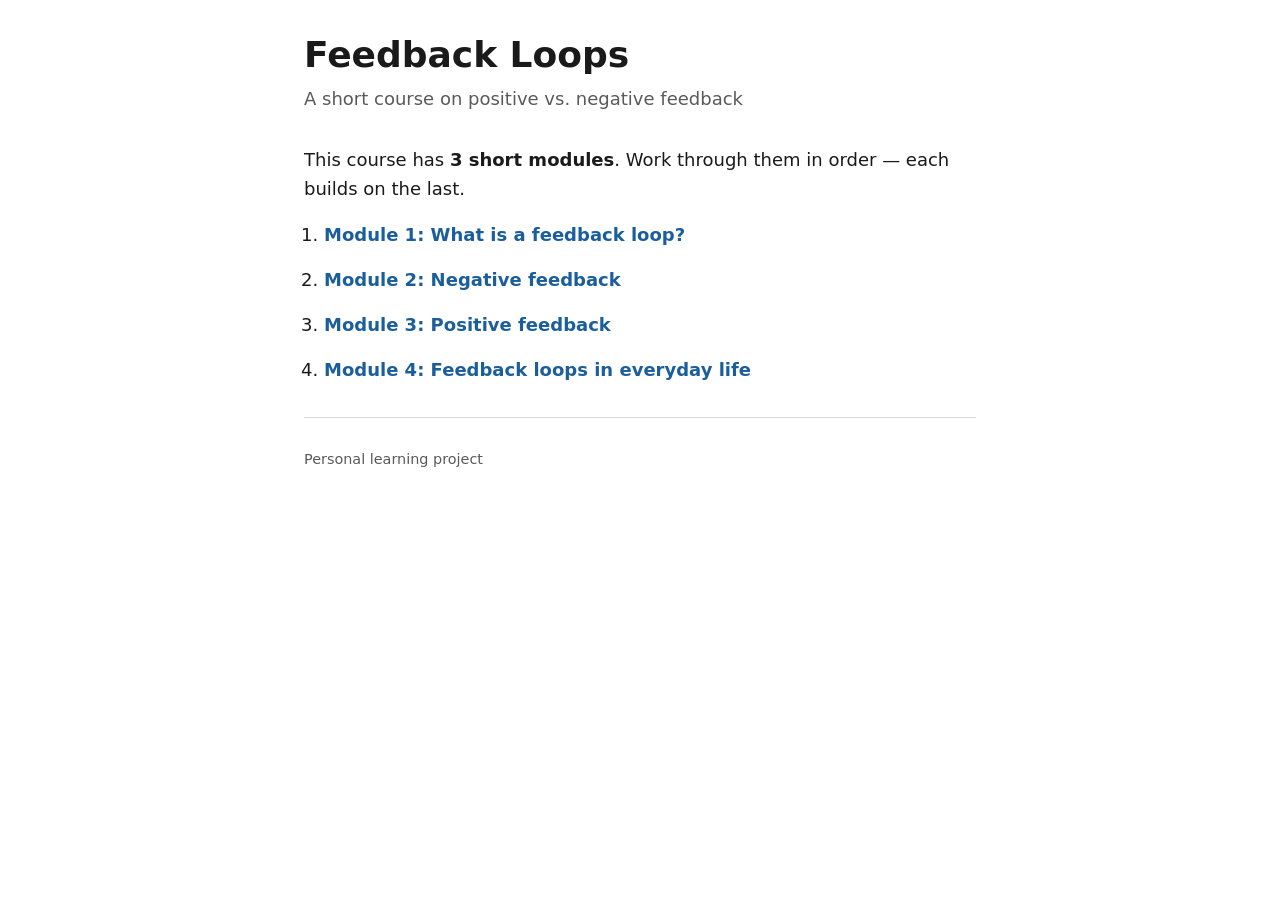
<file: index.html>
<!DOCTYPE html>
<html lang="en">
<head>
  <meta charset="UTF-8">
  <meta name="viewport" content="width=device-width, initial-scale=1.0">
  <title>Feedback Loops — Mini Course</title>
  <link rel="stylesheet" href="css/style.css">
</head>
<body>
  <a class="skip-link" href="#main">Skip to content</a>

  <header class="site-header">
    <h1>Feedback Loops</h1>
    <p class="subtitle">A short course on positive vs. negative feedback</p>
  </header>

  <main id="main" class="home">
    <p>This course has <strong>3 short modules</strong>. Work through them in order — each builds on the last.</p>

    <nav aria-label="Course modules">
      <ol class="module-list">
        <li><a href="modules/01-intro.html">Module 1: What is a feedback loop?</a></li>
        <li><a href="modules/02-negative.html">Module 2: Negative feedback</a></li>
        <li><a href="modules/03-positive.html">Module 3: Positive feedback</a></li>
        <li><a href="modules/04-everyday.html">Module 4: Feedback loops in everyday life</a></li>
      </ol>
    </nav>
  </main>

  <footer class="site-footer">
    <p>Personal learning project</p>
  </footer>

  <script src="js/main.js"></script>
</body>
</html>
</file>
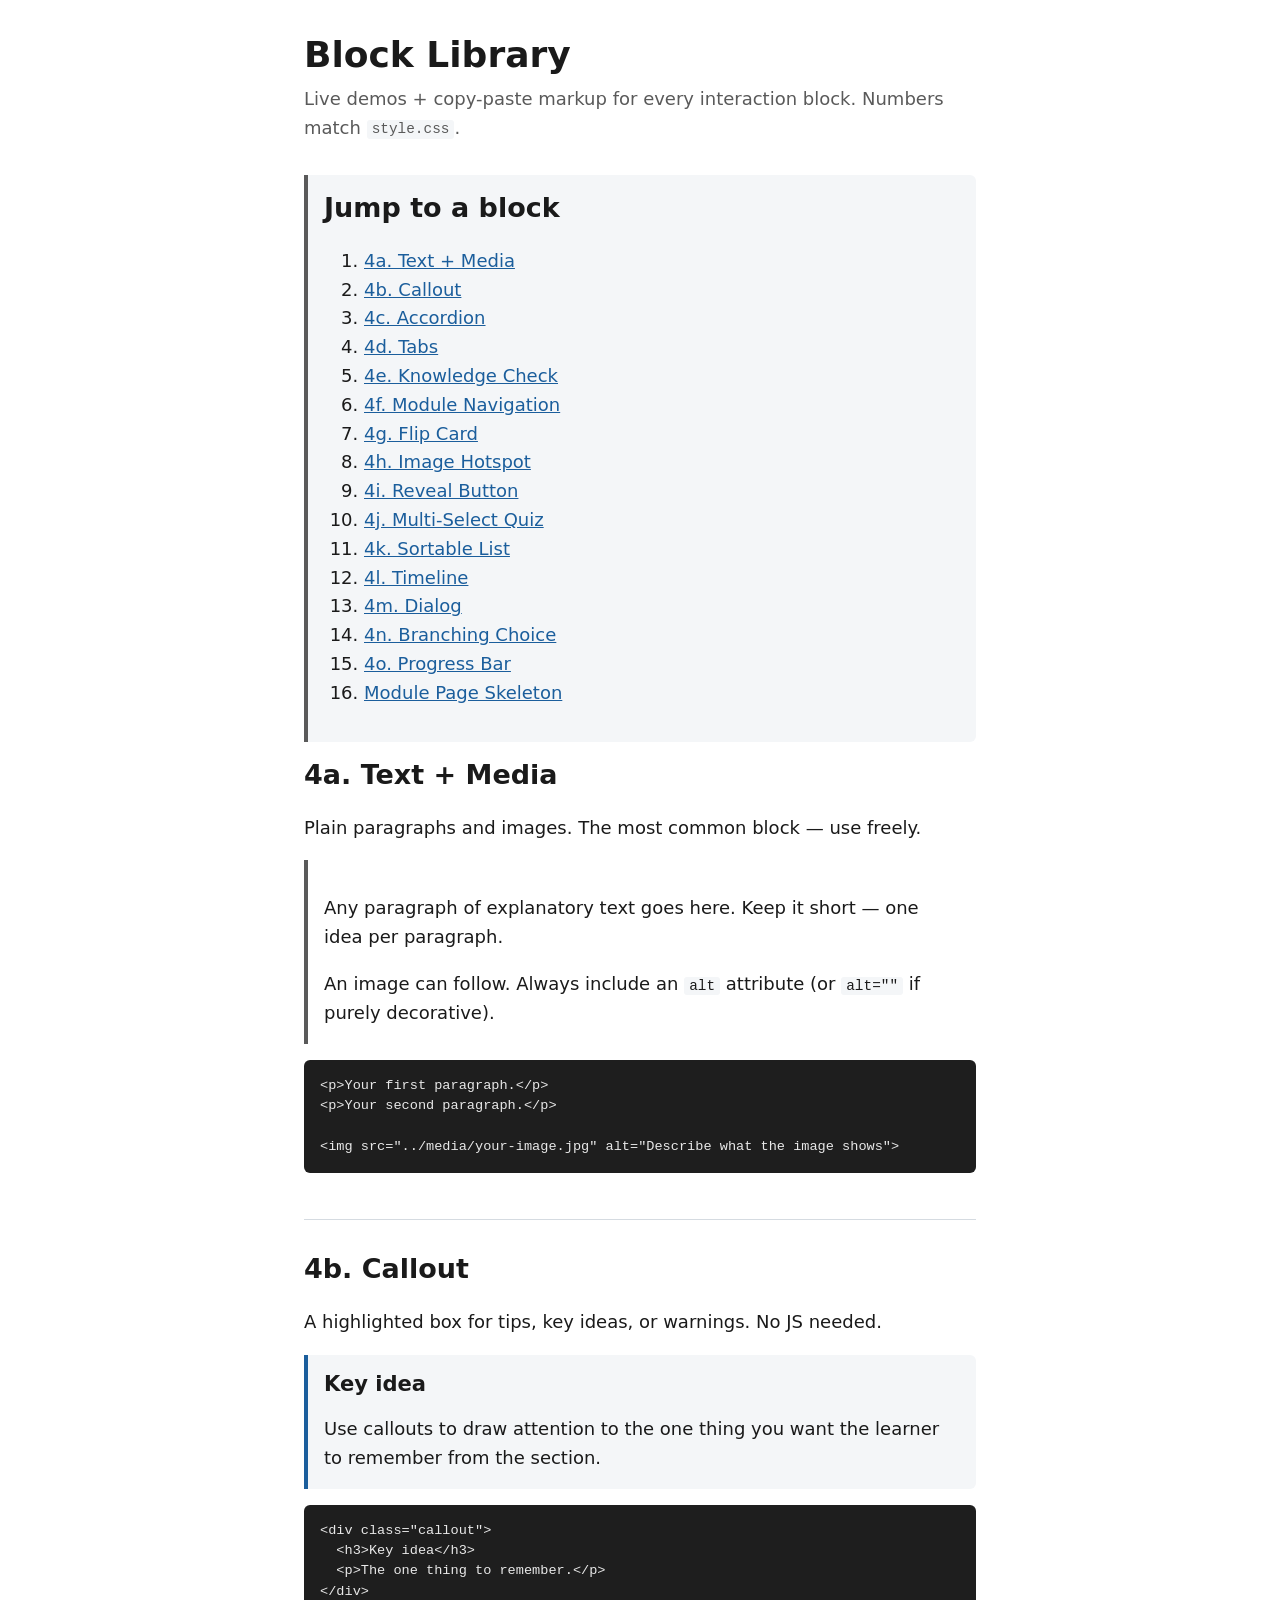
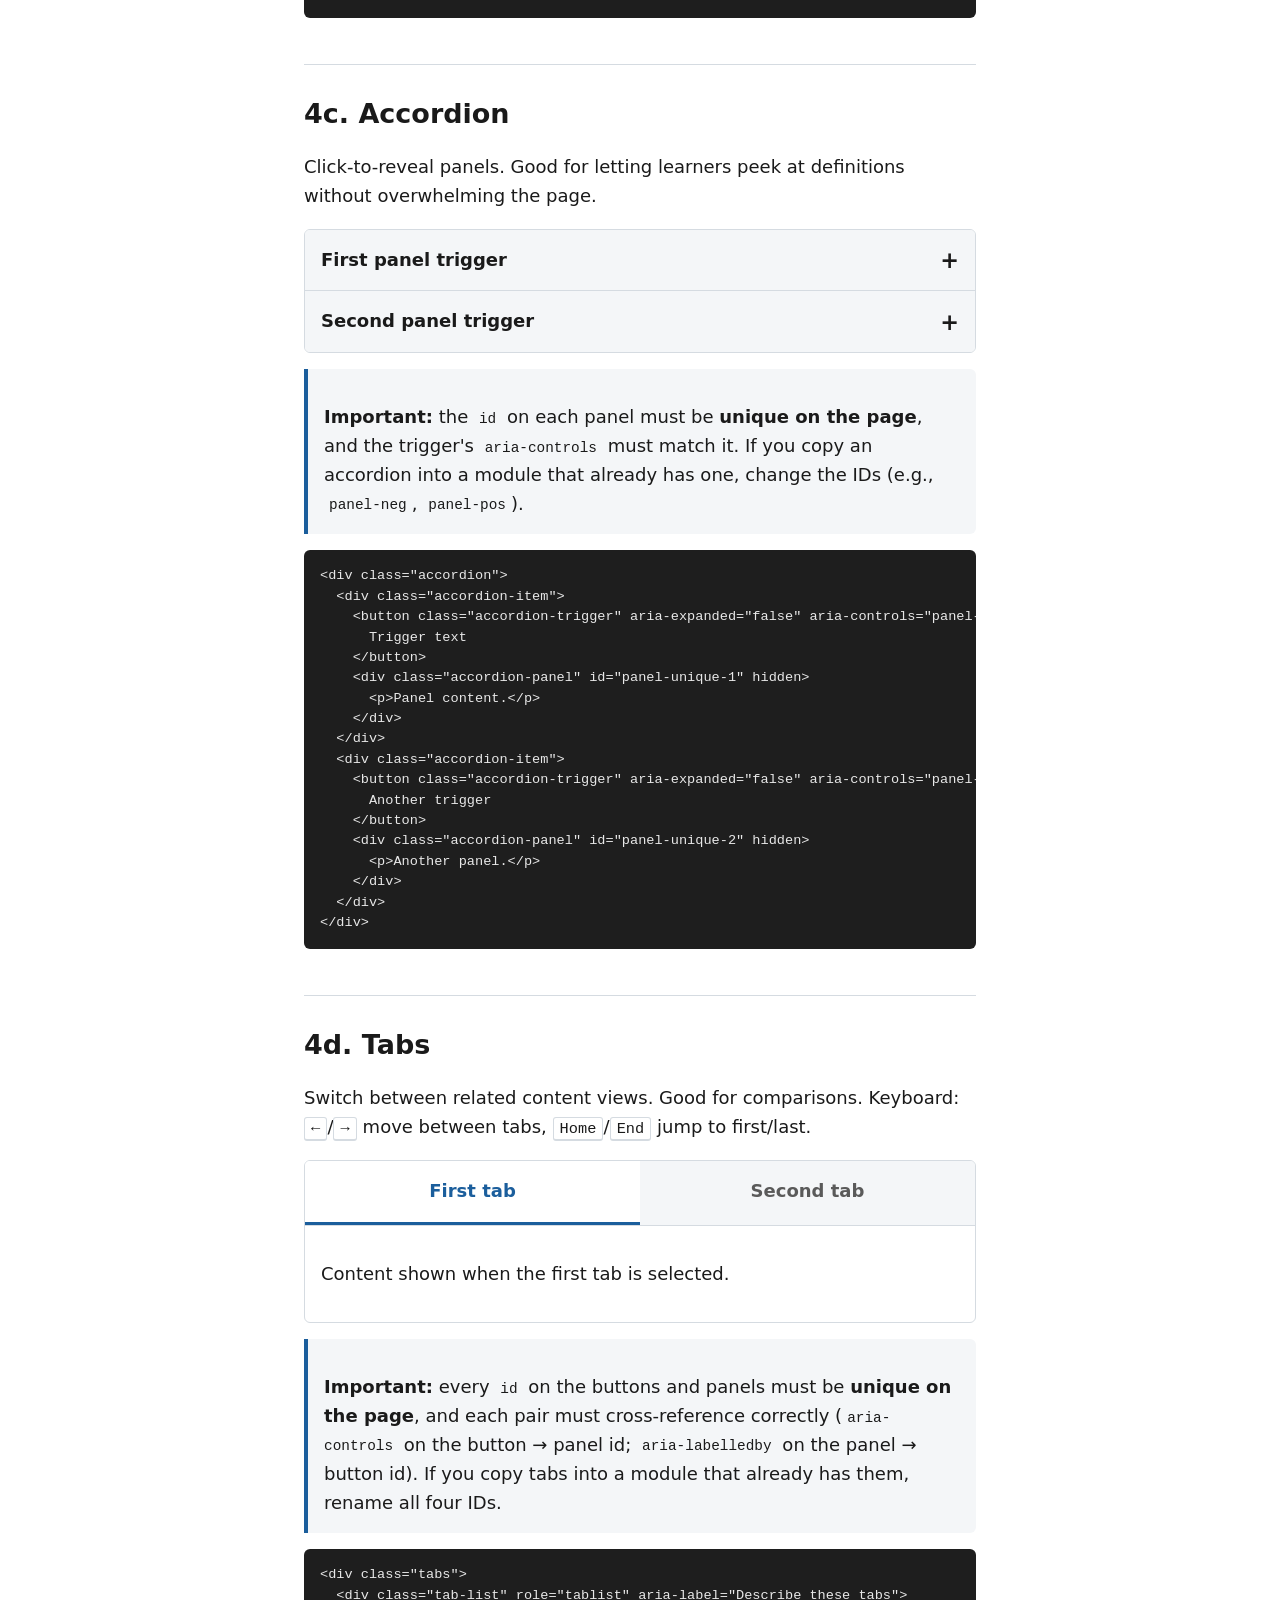
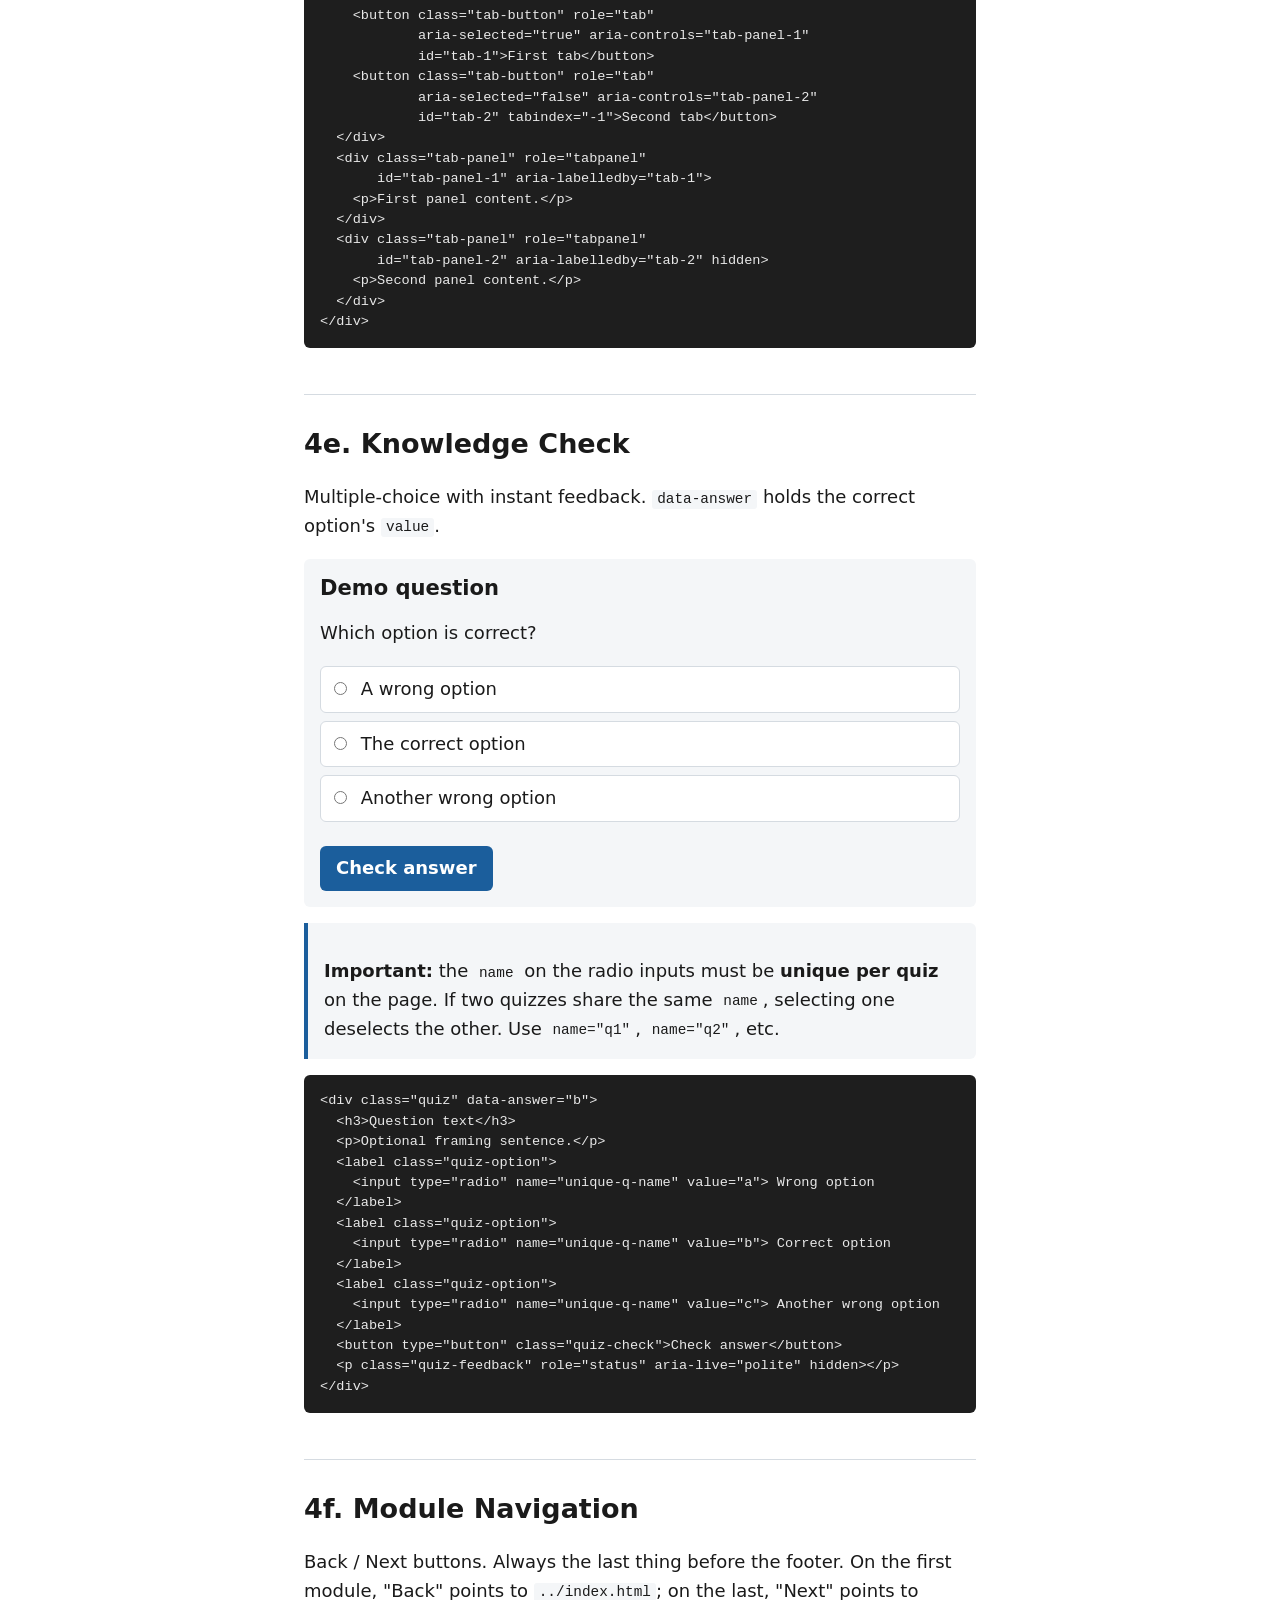
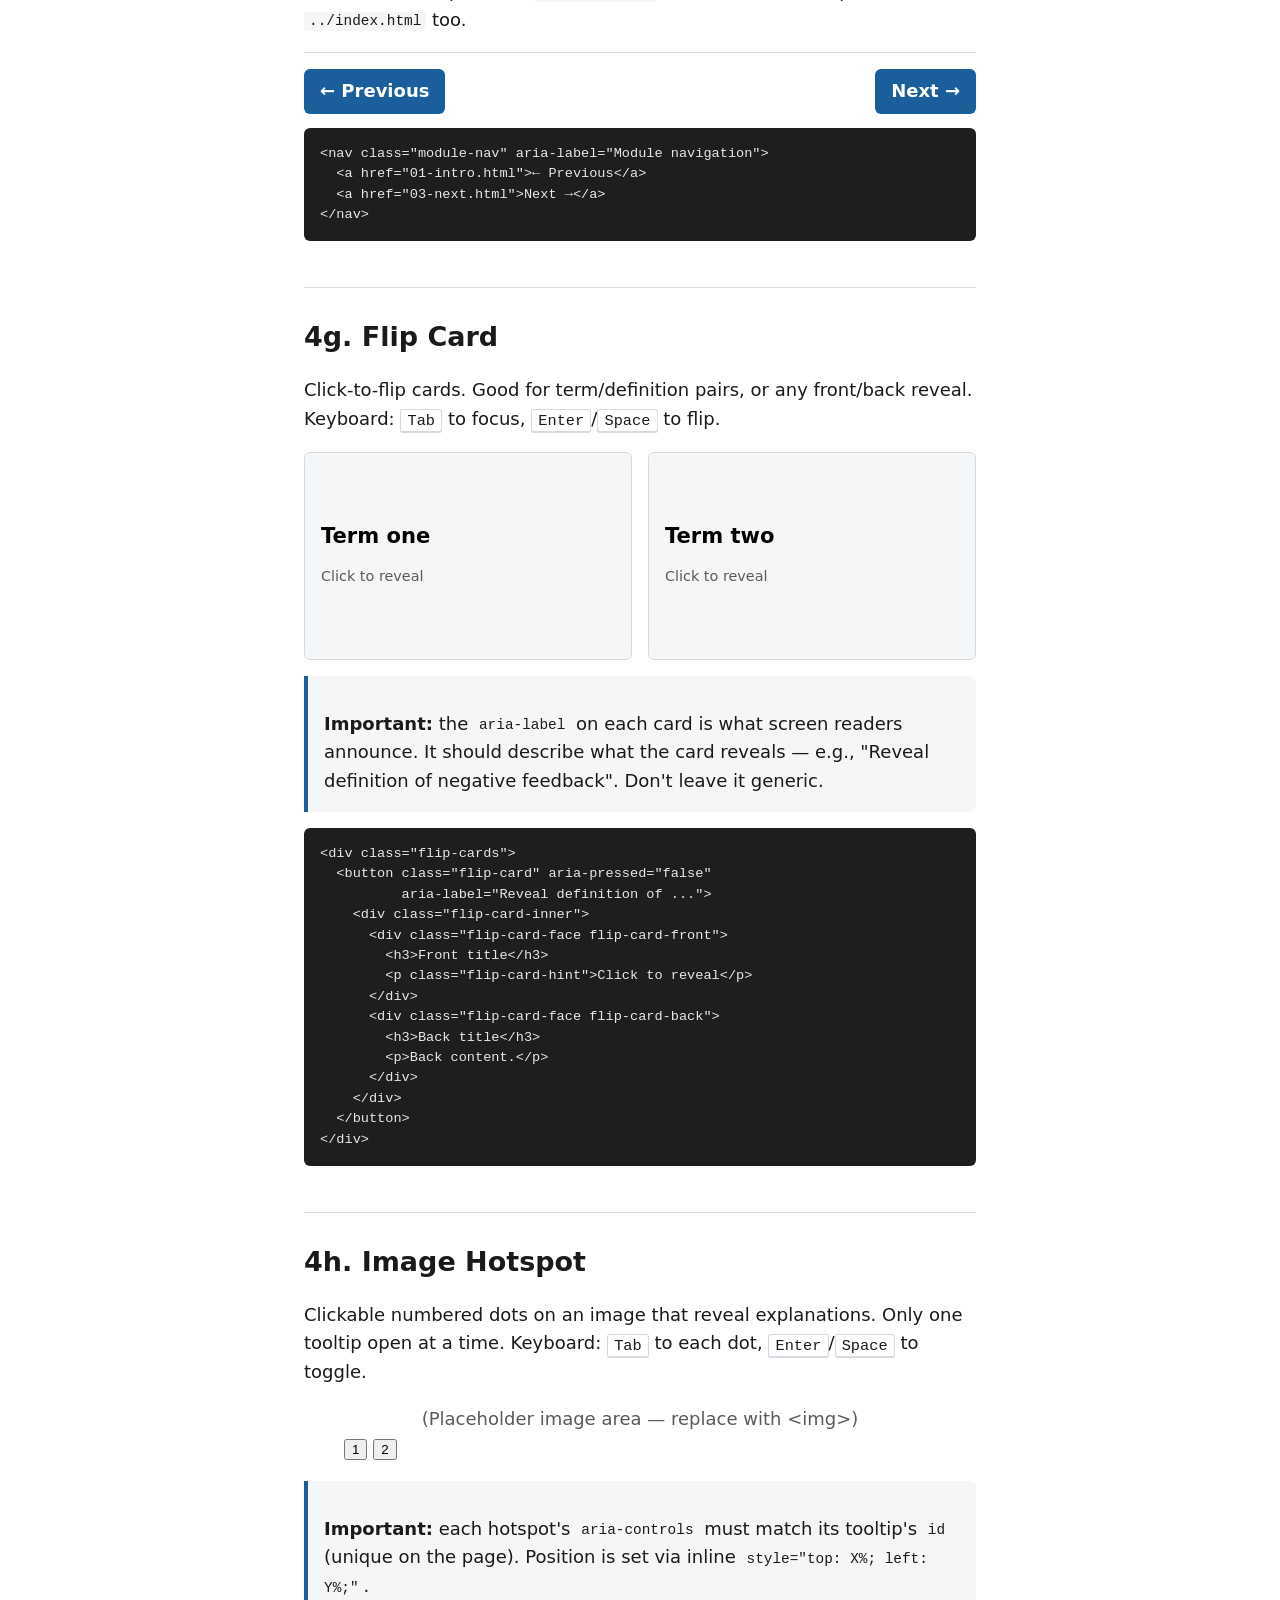
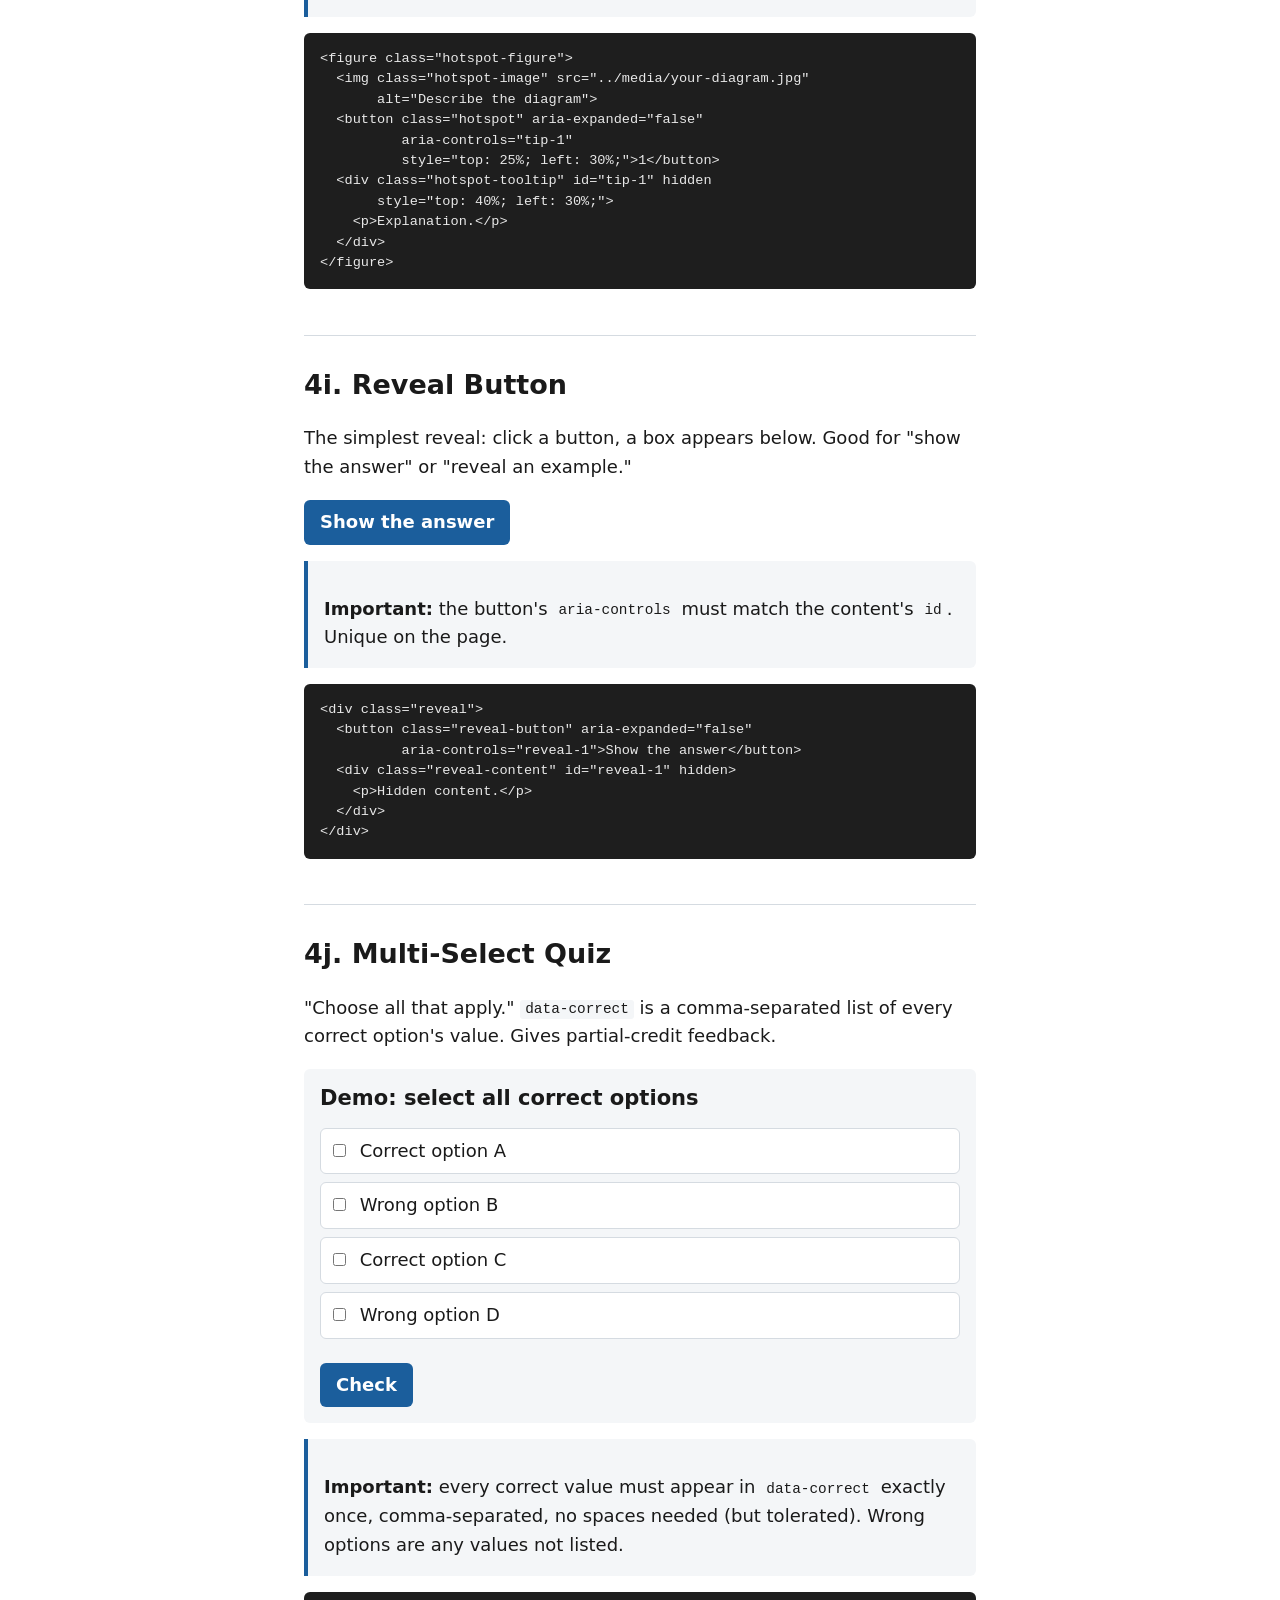
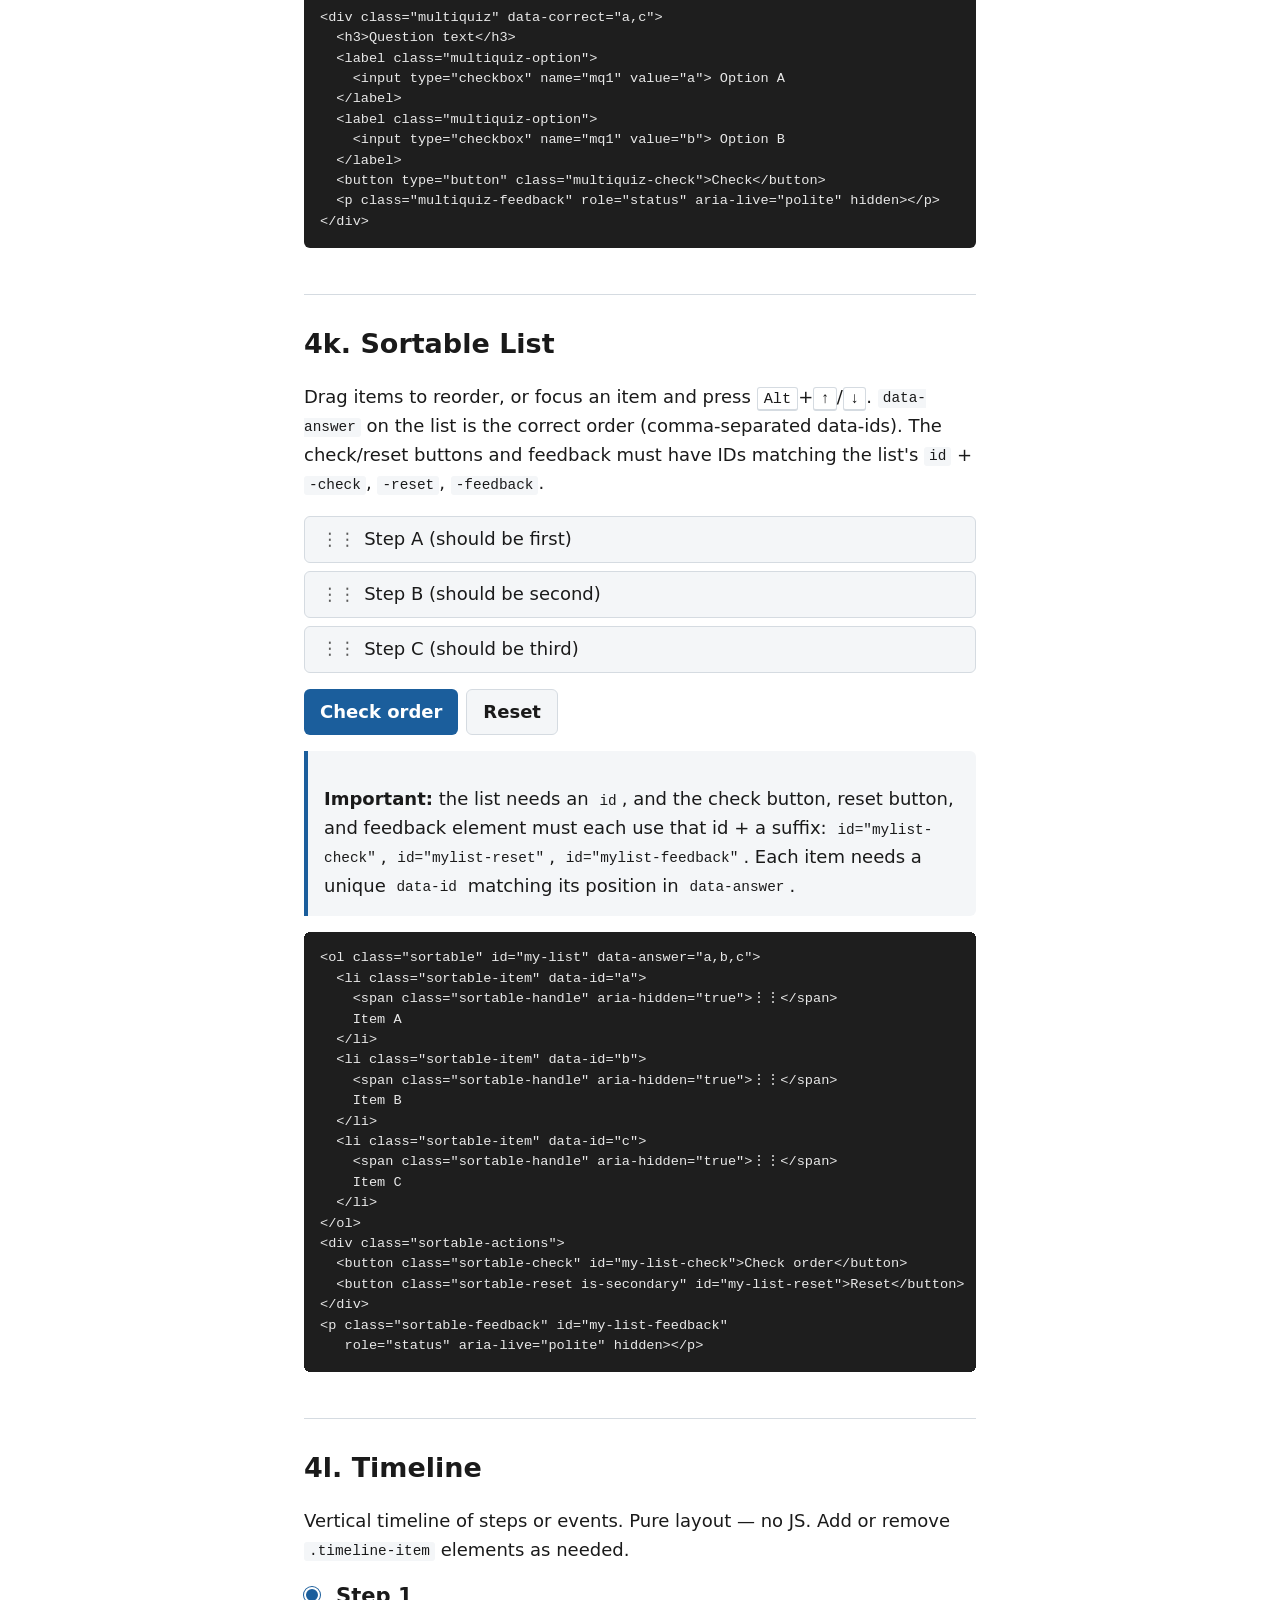
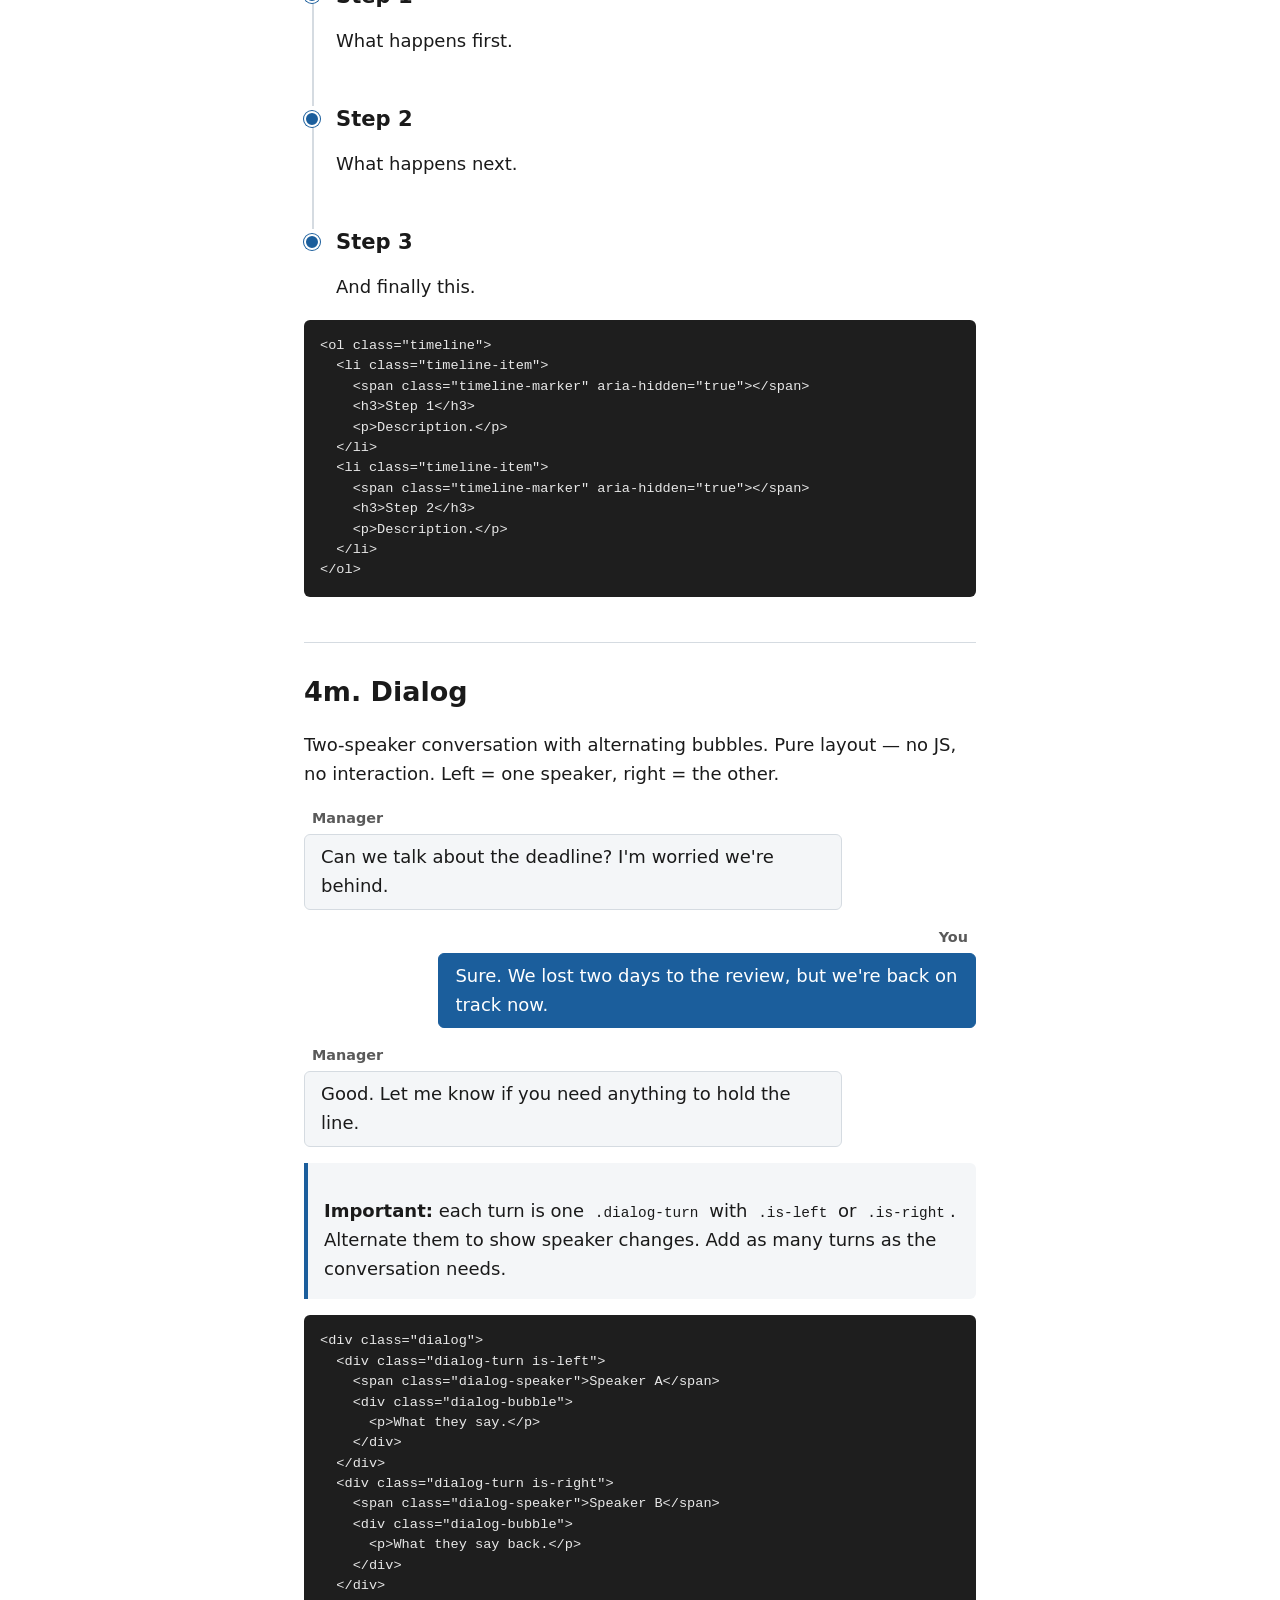
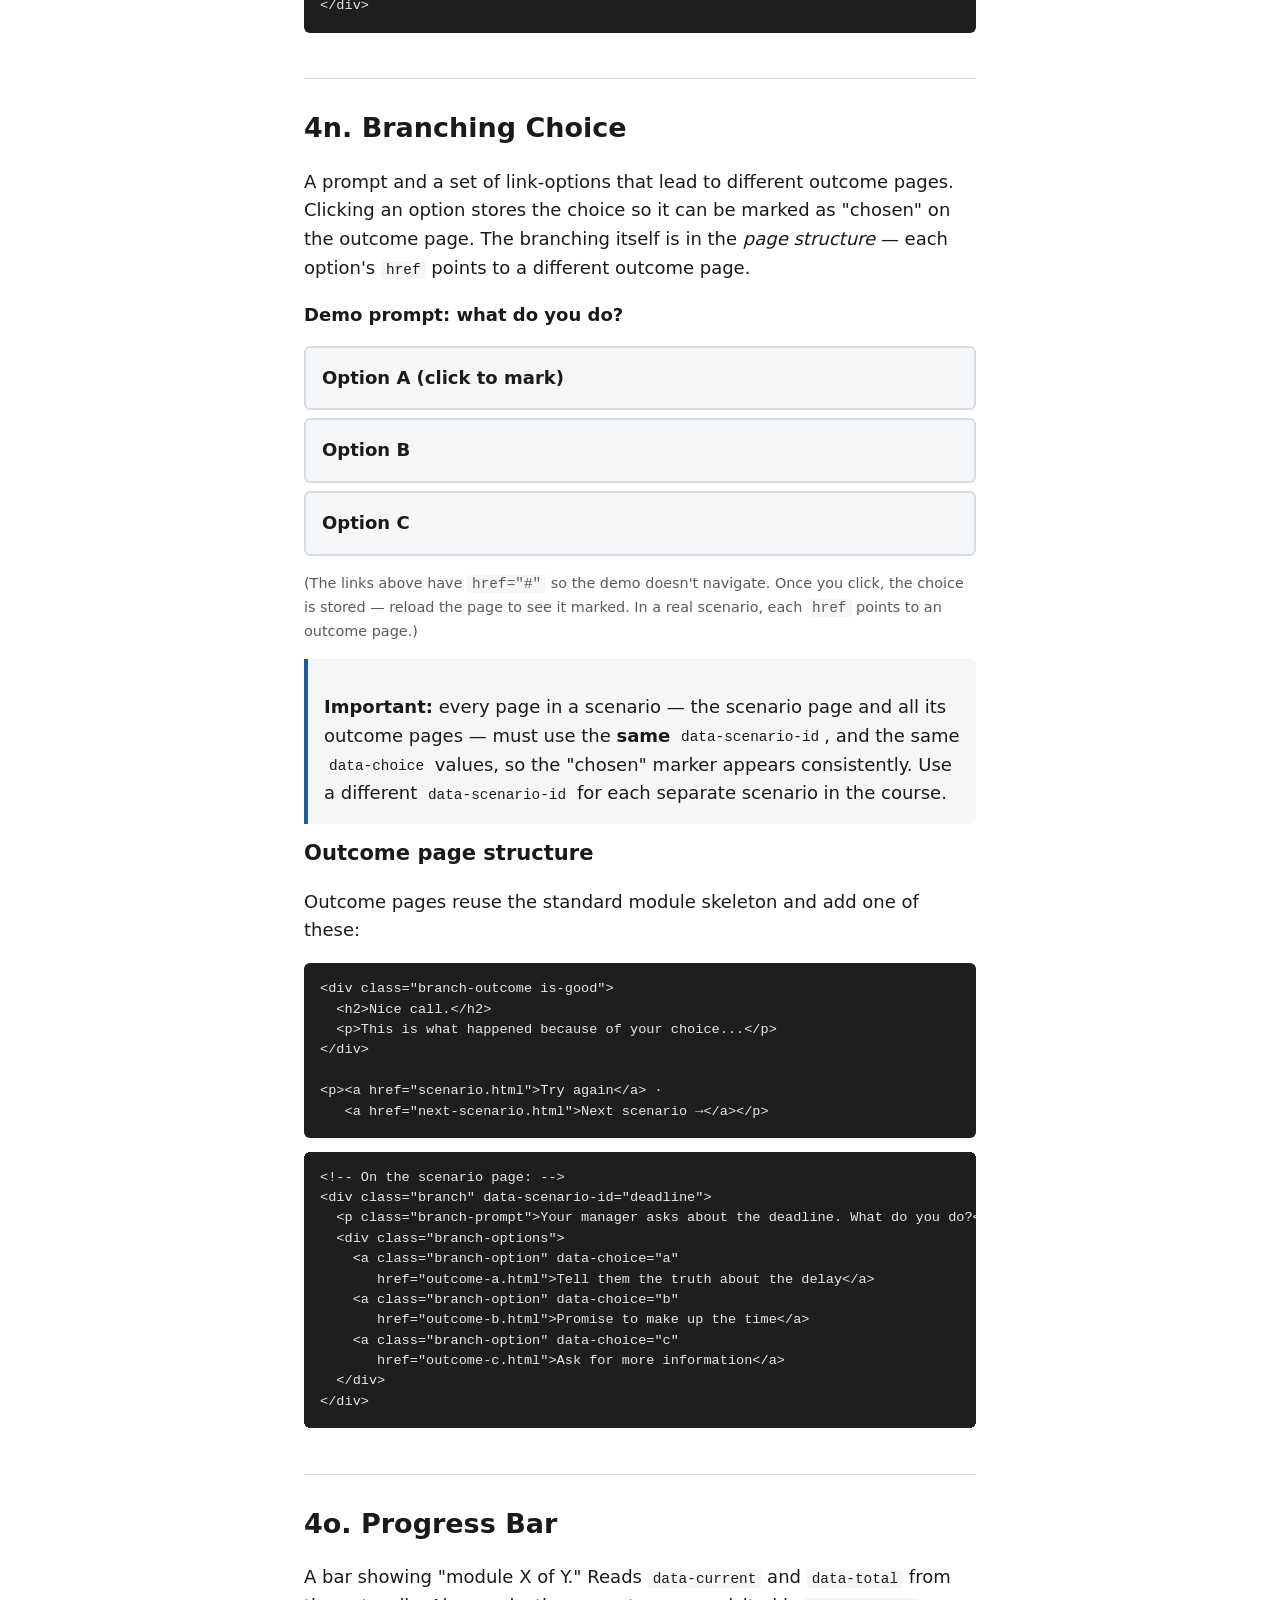
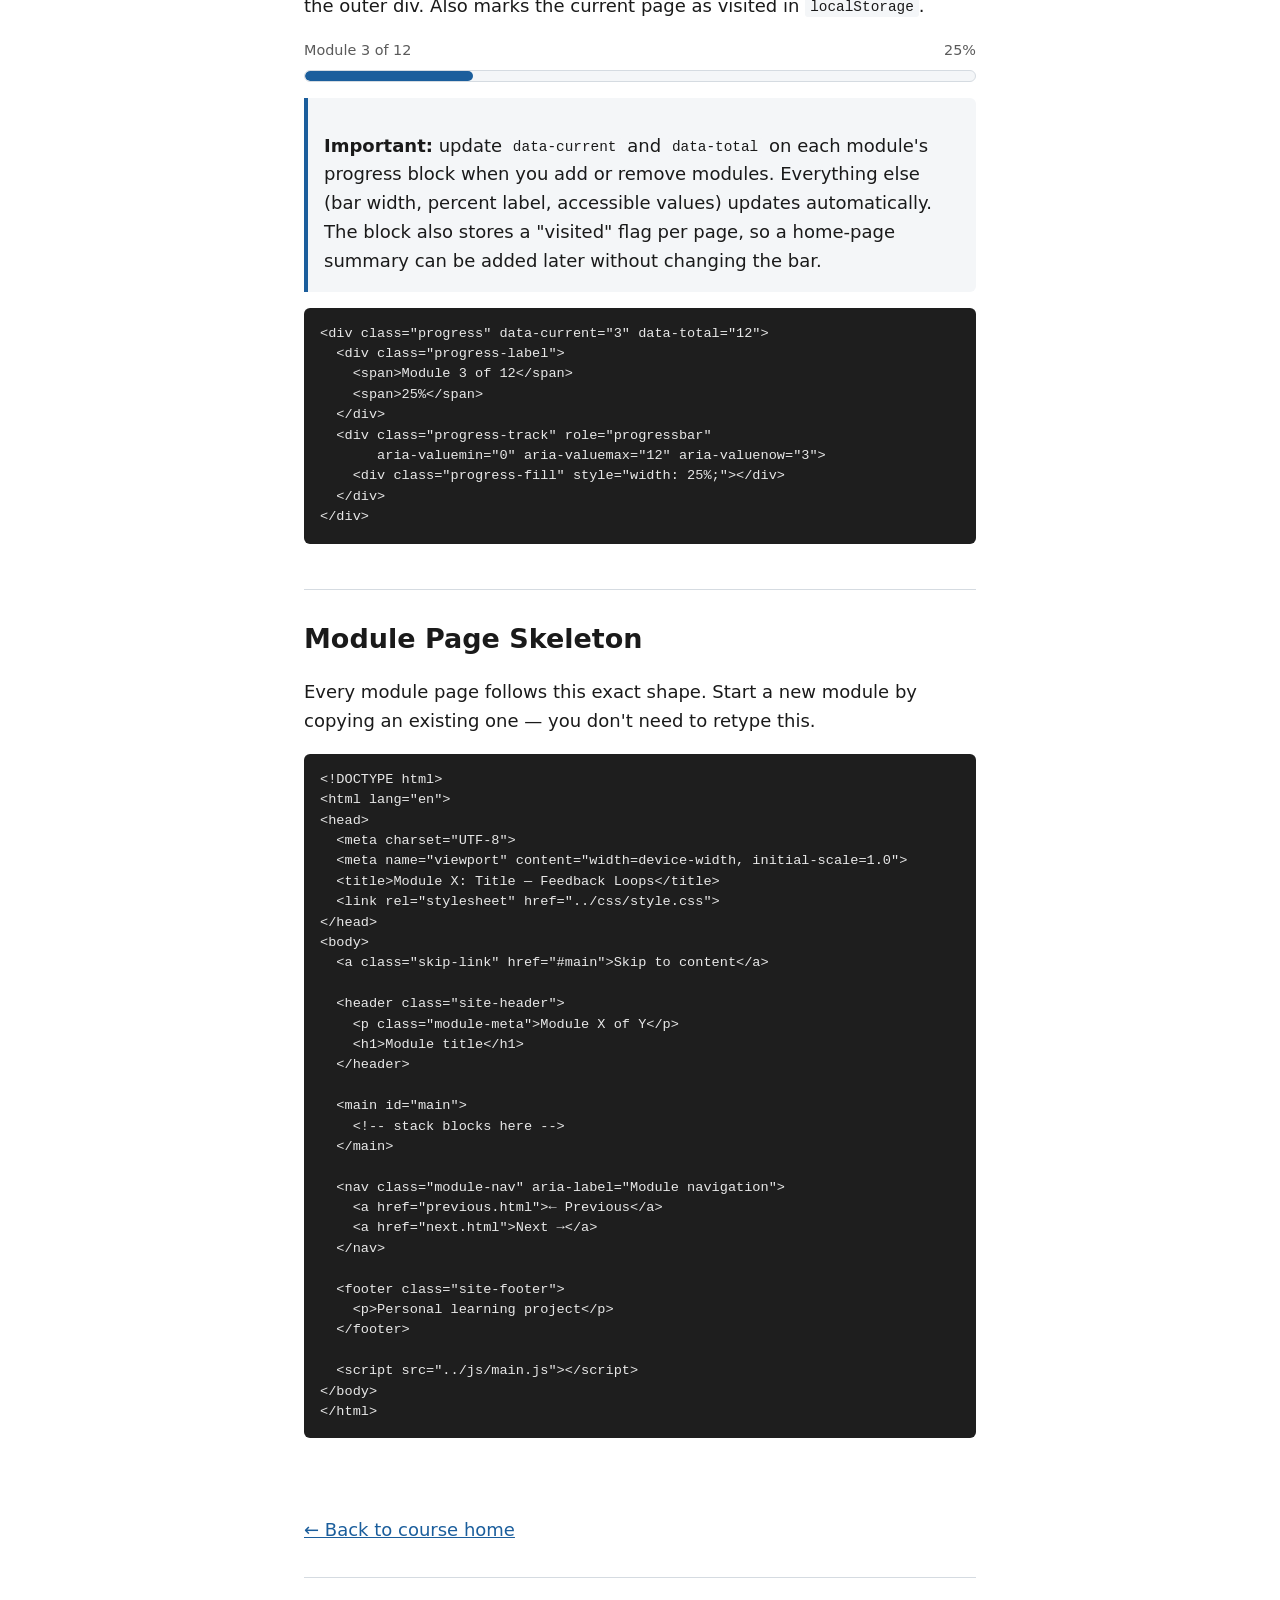
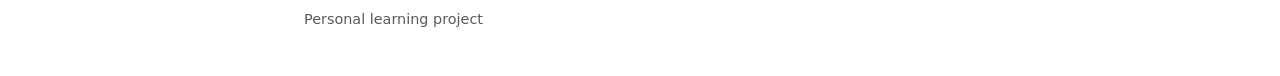
<file: blocks.html>
<!DOCTYPE html>
<html lang="en">
<head>
  <meta charset="UTF-8">
  <meta name="viewport" content="width=device-width, initial-scale=1.0">
  <title>Block Library — Feedback Loops</title>
  <link rel="stylesheet" href="css/style.css">
</head>
<body>
  <a class="skip-link" href="#main">Skip to content</a>

  <header class="site-header">
    <h1>Block Library</h1>
    <p class="subtitle">Live demos + copy-paste markup for every interaction block. Numbers match <code>style.css</code>.</p>
  </header>

  <main id="main">

    <!-- #region Table of contents -->
    <nav aria-label="Block index" class="callout" style="border-left-color: var(--color-muted);">
      <h2 style="margin-top: 0;">Jump to a block</h2>
      <ol>
        <li><a href="#block-4a">4a. Text + Media</a></li>
        <li><a href="#block-4b">4b. Callout</a></li>
        <li><a href="#block-4c">4c. Accordion</a></li>
        <li><a href="#block-4d">4d. Tabs</a></li>
        <li><a href="#block-4e">4e. Knowledge Check</a></li>
        <li><a href="#block-4f">4f. Module Navigation</a></li>
        <li><a href="#block-4g">4g. Flip Card</a></li>
        <li><a href="#block-4h">4h. Image Hotspot</a></li>
        <li><a href="#block-4i">4i. Reveal Button</a></li>
        <li><a href="#block-4j">4j. Multi-Select Quiz</a></li>
        <li><a href="#block-4k">4k. Sortable List</a></li>
        <li><a href="#block-4l">4l. Timeline</a></li>
        <li><a href="#block-4m">4m. Dialog</a></li>
        <li><a href="#block-4n">4n. Branching Choice</a></li>
        <li><a href="#block-4o">4o. Progress Bar</a></li>
        <li><a href="#block-skeleton">Module Page Skeleton</a></li>
      </ol>
    </nav>
    <!-- #endregion -->

    <!-- #region 4a. Text + Media -->
    <section id="block-4a" aria-labelledby="block-4a-heading">
      <h2 id="block-4a-heading">4a. Text + Media</h2>
      <p>Plain paragraphs and images. The most common block — use freely.</p>

      <div class="callout" style="border-left-color: var(--color-muted); background: var(--color-bg);">
        <p>Any paragraph of explanatory text goes here. Keep it short — one idea per paragraph.</p>
        <p>An image can follow. Always include an <code>alt</code> attribute (or <code>alt=""</code> if purely decorative).</p>
      </div>

      <pre><code>&lt;p&gt;Your first paragraph.&lt;/p&gt;
&lt;p&gt;Your second paragraph.&lt;/p&gt;

&lt;img src="../media/your-image.jpg" alt="Describe what the image shows"&gt;</code></pre>
    </section>
    <!-- #endregion -->

    <!-- #region 4b. Callout -->
    <section id="block-4b" aria-labelledby="block-4b-heading">
      <h2 id="block-4b-heading">4b. Callout</h2>
      <p>A highlighted box for tips, key ideas, or warnings. No JS needed.</p>

      <div class="callout">
        <h3>Key idea</h3>
        <p>Use callouts to draw attention to the one thing you want the learner to remember from the section.</p>
      </div>

      <pre><code>&lt;div class="callout"&gt;
  &lt;h3&gt;Key idea&lt;/h3&gt;
  &lt;p&gt;The one thing to remember.&lt;/p&gt;
&lt;/div&gt;</code></pre>
    </section>
    <!-- #endregion -->

    <!-- #region 4c. Accordion -->
    <section id="block-4c" aria-labelledby="block-4c-heading">
      <h2 id="block-4c-heading">4c. Accordion</h2>
      <p>Click-to-reveal panels. Good for letting learners peek at definitions without overwhelming the page.</p>

      <div class="accordion">
        <div class="accordion-item">
          <button class="accordion-trigger" aria-expanded="false" aria-controls="demo-panel-1">
            First panel trigger
          </button>
          <div class="accordion-panel" id="demo-panel-1" hidden>
            <p>Content revealed when the trigger is clicked.</p>
          </div>
        </div>
        <div class="accordion-item">
          <button class="accordion-trigger" aria-expanded="false" aria-controls="demo-panel-2">
            Second panel trigger
          </button>
          <div class="accordion-panel" id="demo-panel-2" hidden>
            <p>Each accordion item is independent.</p>
          </div>
        </div>
      </div>

      <div class="callout">
        <p><strong>Important:</strong> the <code>id</code> on each panel must be <strong>unique on the page</strong>, and the trigger's <code>aria-controls</code> must match it. If you copy an accordion into a module that already has one, change the IDs (e.g., <code>panel-neg</code>, <code>panel-pos</code>).</p>
      </div>

      <pre><code>&lt;div class="accordion"&gt;
  &lt;div class="accordion-item"&gt;
    &lt;button class="accordion-trigger" aria-expanded="false" aria-controls="panel-unique-1"&gt;
      Trigger text
    &lt;/button&gt;
    &lt;div class="accordion-panel" id="panel-unique-1" hidden&gt;
      &lt;p&gt;Panel content.&lt;/p&gt;
    &lt;/div&gt;
  &lt;/div&gt;
  &lt;div class="accordion-item"&gt;
    &lt;button class="accordion-trigger" aria-expanded="false" aria-controls="panel-unique-2"&gt;
      Another trigger
    &lt;/button&gt;
    &lt;div class="accordion-panel" id="panel-unique-2" hidden&gt;
      &lt;p&gt;Another panel.&lt;/p&gt;
    &lt;/div&gt;
  &lt;/div&gt;
&lt;/div&gt;</code></pre>
    </section>
    <!-- #endregion -->

    <!-- #region 4d. Tabs -->
    <section id="block-4d" aria-labelledby="block-4d-heading">
      <h2 id="block-4d-heading">4d. Tabs</h2>
      <p>Switch between related content views. Good for comparisons. Keyboard: <kbd>←</kbd>/<kbd>→</kbd> move between tabs, <kbd>Home</kbd>/<kbd>End</kbd> jump to first/last.</p>

      <div class="tabs">
        <div class="tab-list" role="tablist" aria-label="Demo tabs">
          <button class="tab-button" role="tab"
                  aria-selected="true" aria-controls="demo-tab-panel-1"
                  id="demo-tab-1">First tab</button>
          <button class="tab-button" role="tab"
                  aria-selected="false" aria-controls="demo-tab-panel-2"
                  id="demo-tab-2" tabindex="-1">Second tab</button>
        </div>
        <div class="tab-panel" role="tabpanel"
             id="demo-tab-panel-1" aria-labelledby="demo-tab-1">
          <p>Content shown when the first tab is selected.</p>
        </div>
        <div class="tab-panel" role="tabpanel"
             id="demo-tab-panel-2" aria-labelledby="demo-tab-2" hidden>
          <p>Content shown when the second tab is selected.</p>
        </div>
      </div>

      <div class="callout">
        <p><strong>Important:</strong> every <code>id</code> on the buttons and panels must be <strong>unique on the page</strong>, and each pair must cross-reference correctly (<code>aria-controls</code> on the button → panel id; <code>aria-labelledby</code> on the panel → button id). If you copy tabs into a module that already has them, rename all four IDs.</p>
      </div>

      <pre><code>&lt;div class="tabs"&gt;
  &lt;div class="tab-list" role="tablist" aria-label="Describe these tabs"&gt;
    &lt;button class="tab-button" role="tab"
            aria-selected="true" aria-controls="tab-panel-1"
            id="tab-1"&gt;First tab&lt;/button&gt;
    &lt;button class="tab-button" role="tab"
            aria-selected="false" aria-controls="tab-panel-2"
            id="tab-2" tabindex="-1"&gt;Second tab&lt;/button&gt;
  &lt;/div&gt;
  &lt;div class="tab-panel" role="tabpanel"
       id="tab-panel-1" aria-labelledby="tab-1"&gt;
    &lt;p&gt;First panel content.&lt;/p&gt;
  &lt;/div&gt;
  &lt;div class="tab-panel" role="tabpanel"
       id="tab-panel-2" aria-labelledby="tab-2" hidden&gt;
    &lt;p&gt;Second panel content.&lt;/p&gt;
  &lt;/div&gt;
&lt;/div&gt;</code></pre>
    </section>
    <!-- #endregion -->

    <!-- #region 4e. Knowledge Check -->
    <section id="block-4e" aria-labelledby="block-4e-heading">
      <h2 id="block-4e-heading">4e. Knowledge Check</h2>
      <p>Multiple-choice with instant feedback. <code>data-answer</code> holds the correct option's <code>value</code>.</p>

      <div class="quiz" data-answer="b">
        <h3>Demo question</h3>
        <p>Which option is correct?</p>
        <label class="quiz-option">
          <input type="radio" name="demo-q" value="a"> A wrong option
        </label>
        <label class="quiz-option">
          <input type="radio" name="demo-q" value="b"> The correct option
        </label>
        <label class="quiz-option">
          <input type="radio" name="demo-q" value="c"> Another wrong option
        </label>
        <button type="button" class="quiz-check">Check answer</button>
        <p class="quiz-feedback" role="status" aria-live="polite" hidden></p>
      </div>

      <div class="callout">
        <p><strong>Important:</strong> the <code>name</code> on the radio inputs must be <strong>unique per quiz</strong> on the page. If two quizzes share the same <code>name</code>, selecting one deselects the other. Use <code>name="q1"</code>, <code>name="q2"</code>, etc.</p>
      </div>

      <pre><code>&lt;div class="quiz" data-answer="b"&gt;
  &lt;h3&gt;Question text&lt;/h3&gt;
  &lt;p&gt;Optional framing sentence.&lt;/p&gt;
  &lt;label class="quiz-option"&gt;
    &lt;input type="radio" name="unique-q-name" value="a"&gt; Wrong option
  &lt;/label&gt;
  &lt;label class="quiz-option"&gt;
    &lt;input type="radio" name="unique-q-name" value="b"&gt; Correct option
  &lt;/label&gt;
  &lt;label class="quiz-option"&gt;
    &lt;input type="radio" name="unique-q-name" value="c"&gt; Another wrong option
  &lt;/label&gt;
  &lt;button type="button" class="quiz-check"&gt;Check answer&lt;/button&gt;
  &lt;p class="quiz-feedback" role="status" aria-live="polite" hidden&gt;&lt;/p&gt;
&lt;/div&gt;</code></pre>
    </section>
    <!-- #endregion -->

    <!-- #region 4f. Module Navigation -->
    <section id="block-4f" aria-labelledby="block-4f-heading">
      <h2 id="block-4f-heading">4f. Module Navigation</h2>
      <p>Back / Next buttons. Always the last thing before the footer. On the first module, "Back" points to <code>../index.html</code>; on the last, "Next" points to <code>../index.html</code> too.</p>

      <div class="module-nav" style="margin-top: 0;">
        <a href="#">← Previous</a>
        <a href="#">Next →</a>
      </div>

      <pre><code>&lt;nav class="module-nav" aria-label="Module navigation"&gt;
  &lt;a href="01-intro.html"&gt;← Previous&lt;/a&gt;
  &lt;a href="03-next.html"&gt;Next →&lt;/a&gt;
&lt;/nav&gt;</code></pre>
    </section>
    <!-- #endregion -->

    <!-- #region 4g. Flip Card -->
    <section id="block-4g" aria-labelledby="block-4g-heading">
      <h2 id="block-4g-heading">4g. Flip Card</h2>
      <p>Click-to-flip cards. Good for term/definition pairs, or any front/back reveal. Keyboard: <kbd>Tab</kbd> to focus, <kbd>Enter</kbd>/<kbd>Space</kbd> to flip.</p>

      <div class="flip-cards">
        <button class="flip-card" aria-pressed="false"
                aria-label="Reveal definition of term one">
          <div class="flip-card-inner">
            <div class="flip-card-face flip-card-front">
              <h3>Term one</h3>
              <p class="flip-card-hint">Click to reveal</p>
            </div>
            <div class="flip-card-face flip-card-back">
              <h3>Definition one</h3>
              <p>The explanation appears on the back.</p>
            </div>
          </div>
        </button>
        <button class="flip-card" aria-pressed="false"
                aria-label="Reveal definition of term two">
          <div class="flip-card-inner">
            <div class="flip-card-face flip-card-front">
              <h3>Term two</h3>
              <p class="flip-card-hint">Click to reveal</p>
            </div>
            <div class="flip-card-face flip-card-back">
              <h3>Definition two</h3>
              <p>Cards can be one, two, or many — the grid wraps automatically.</p>
            </div>
          </div>
        </button>
      </div>

      <div class="callout">
        <p><strong>Important:</strong> the <code>aria-label</code> on each card is what screen readers announce. It should describe what the card reveals — e.g., "Reveal definition of negative feedback". Don't leave it generic.</p>
      </div>

      <pre><code>&lt;div class="flip-cards"&gt;
  &lt;button class="flip-card" aria-pressed="false"
          aria-label="Reveal definition of ..."&gt;
    &lt;div class="flip-card-inner"&gt;
      &lt;div class="flip-card-face flip-card-front"&gt;
        &lt;h3&gt;Front title&lt;/h3&gt;
        &lt;p class="flip-card-hint"&gt;Click to reveal&lt;/p&gt;
      &lt;/div&gt;
      &lt;div class="flip-card-face flip-card-back"&gt;
        &lt;h3&gt;Back title&lt;/h3&gt;
        &lt;p&gt;Back content.&lt;/p&gt;
      &lt;/div&gt;
    &lt;/div&gt;
  &lt;/button&gt;
&lt;/div&gt;</code></pre>
    </section>
    <!-- #endregion -->

    <!-- #region 4h. Image Hotspot -->
    <section id="block-4h" aria-labelledby="block-4h-heading">
      <h2 id="block-4h-heading">4h. Image Hotspot</h2>
      <p>Clickable numbered dots on an image that reveal explanations. Only one tooltip open at a time. Keyboard: <kbd>Tab</kbd> to each dot, <kbd>Enter</kbd>/<kbd>Space</kbd> to toggle.</p>

      <figure class="hotspot-figure">
        <div class="hotspot-image" style="display:flex; align-items:center; justify-content:center; color: var(--color-muted);">
          <span>(Placeholder image area — replace with &lt;img&gt;)</span>
        </div>
        <button class="hotspot" aria-expanded="false"
                aria-controls="demo-hotspot-tip-1"
                style="top: 25%; left: 30%;">1</button>
        <div class="hotspot-tooltip" id="demo-hotspot-tip-1" hidden
             style="top: 40%; left: 30%;">
          <p>First explanation. The tooltip appears near the dot.</p>
        </div>
        <button class="hotspot" aria-expanded="false"
                aria-controls="demo-hotspot-tip-2"
                style="top: 60%; left: 65%;">2</button>
        <div class="hotspot-tooltip" id="demo-hotspot-tip-2" hidden
             style="top: 75%; left: 55%;">
          <p>Second explanation. Only one open at a time.</p>
        </div>
      </figure>

      <div class="callout">
        <p><strong>Important:</strong> each hotspot's <code>aria-controls</code> must match its tooltip's <code>id</code> (unique on the page). Position is set via inline <code>style="top: X%; left: Y%;"</code>.</p>
      </div>

      <pre><code>&lt;figure class="hotspot-figure"&gt;
  &lt;img class="hotspot-image" src="../media/your-diagram.jpg"
       alt="Describe the diagram"&gt;
  &lt;button class="hotspot" aria-expanded="false"
          aria-controls="tip-1"
          style="top: 25%; left: 30%;"&gt;1&lt;/button&gt;
  &lt;div class="hotspot-tooltip" id="tip-1" hidden
       style="top: 40%; left: 30%;"&gt;
    &lt;p&gt;Explanation.&lt;/p&gt;
  &lt;/div&gt;
&lt;/figure&gt;</code></pre>
    </section>
    <!-- #endregion -->

    <!-- #region 4i. Reveal Button -->
    <section id="block-4i" aria-labelledby="block-4i-heading">
      <h2 id="block-4i-heading">4i. Reveal Button</h2>
      <p>The simplest reveal: click a button, a box appears below. Good for "show the answer" or "reveal an example."</p>

      <div class="reveal">
        <button class="reveal-button" aria-expanded="false"
                aria-controls="demo-reveal-1">Show the answer</button>
        <div class="reveal-content" id="demo-reveal-1" hidden>
          <p>This text was hidden until you clicked the button.</p>
        </div>
      </div>

      <div class="callout">
        <p><strong>Important:</strong> the button's <code>aria-controls</code> must match the content's <code>id</code>. Unique on the page.</p>
      </div>

      <pre><code>&lt;div class="reveal"&gt;
  &lt;button class="reveal-button" aria-expanded="false"
          aria-controls="reveal-1"&gt;Show the answer&lt;/button&gt;
  &lt;div class="reveal-content" id="reveal-1" hidden&gt;
    &lt;p&gt;Hidden content.&lt;/p&gt;
  &lt;/div&gt;
&lt;/div&gt;</code></pre>
    </section>
    <!-- #endregion -->

    <!-- #region 4j. Multi-Select Quiz -->
    <section id="block-4j" aria-labelledby="block-4j-heading">
      <h2 id="block-4j-heading">4j. Multi-Select Quiz</h2>
      <p>"Choose all that apply." <code>data-correct</code> is a comma-separated list of every correct option's value. Gives partial-credit feedback.</p>

      <div class="multiquiz" data-correct="a,c">
        <h3>Demo: select all correct options</h3>
        <label class="multiquiz-option">
          <input type="checkbox" name="demo-mq" value="a"> Correct option A
        </label>
        <label class="multiquiz-option">
          <input type="checkbox" name="demo-mq" value="b"> Wrong option B
        </label>
        <label class="multiquiz-option">
          <input type="checkbox" name="demo-mq" value="c"> Correct option C
        </label>
        <label class="multiquiz-option">
          <input type="checkbox" name="demo-mq" value="d"> Wrong option D
        </label>
        <button type="button" class="multiquiz-check">Check</button>
        <p class="multiquiz-feedback" role="status" aria-live="polite" hidden></p>
      </div>

      <div class="callout">
        <p><strong>Important:</strong> every correct value must appear in <code>data-correct</code> exactly once, comma-separated, no spaces needed (but tolerated). Wrong options are any values not listed.</p>
      </div>

      <pre><code>&lt;div class="multiquiz" data-correct="a,c"&gt;
  &lt;h3&gt;Question text&lt;/h3&gt;
  &lt;label class="multiquiz-option"&gt;
    &lt;input type="checkbox" name="mq1" value="a"&gt; Option A
  &lt;/label&gt;
  &lt;label class="multiquiz-option"&gt;
    &lt;input type="checkbox" name="mq1" value="b"&gt; Option B
  &lt;/label&gt;
  &lt;button type="button" class="multiquiz-check"&gt;Check&lt;/button&gt;
  &lt;p class="multiquiz-feedback" role="status" aria-live="polite" hidden&gt;&lt;/p&gt;
&lt;/div&gt;</code></pre>
    </section>
    <!-- #endregion -->

    <!-- #region 4k. Sortable List -->
    <section id="block-4k" aria-labelledby="block-4k-heading">
      <h2 id="block-4k-heading">4k. Sortable List</h2>
      <p>Drag items to reorder, or focus an item and press <kbd>Alt</kbd>+<kbd>↑</kbd>/<kbd>↓</kbd>. <code>data-answer</code> on the list is the correct order (comma-separated data-ids). The check/reset buttons and feedback must have IDs matching the list's <code>id</code> + <code>-check</code>, <code>-reset</code>, <code>-feedback</code>.</p>

      <ol class="sortable" id="demo-sort" data-answer="a,b,c">
        <li class="sortable-item" data-id="a">
          <span class="sortable-handle" aria-hidden="true">⋮⋮</span>
          Step A (should be first)
        </li>
        <li class="sortable-item" data-id="b">
          <span class="sortable-handle" aria-hidden="true">⋮⋮</span>
          Step B (should be second)
        </li>
        <li class="sortable-item" data-id="c">
          <span class="sortable-handle" aria-hidden="true">⋮⋮</span>
          Step C (should be third)
        </li>
      </ol>
      <div class="sortable-actions">
        <button class="sortable-check" id="demo-sort-check">Check order</button>
        <button class="sortable-reset is-secondary" id="demo-sort-reset">Reset</button>
      </div>
      <p class="sortable-feedback" id="demo-sort-feedback" role="status" aria-live="polite" hidden></p>

      <div class="callout">
        <p><strong>Important:</strong> the list needs an <code>id</code>, and the check button, reset button, and feedback element must each use that id + a suffix: <code>id="mylist-check"</code>, <code>id="mylist-reset"</code>, <code>id="mylist-feedback"</code>. Each item needs a unique <code>data-id</code> matching its position in <code>data-answer</code>.</p>
      </div>

      <pre><code>&lt;ol class="sortable" id="my-list" data-answer="a,b,c"&gt;
  &lt;li class="sortable-item" data-id="a"&gt;
    &lt;span class="sortable-handle" aria-hidden="true"&gt;⋮⋮&lt;/span&gt;
    Item A
  &lt;/li&gt;
  &lt;li class="sortable-item" data-id="b"&gt;
    &lt;span class="sortable-handle" aria-hidden="true"&gt;⋮⋮&lt;/span&gt;
    Item B
  &lt;/li&gt;
  &lt;li class="sortable-item" data-id="c"&gt;
    &lt;span class="sortable-handle" aria-hidden="true"&gt;⋮⋮&lt;/span&gt;
    Item C
  &lt;/li&gt;
&lt;/ol&gt;
&lt;div class="sortable-actions"&gt;
  &lt;button class="sortable-check" id="my-list-check"&gt;Check order&lt;/button&gt;
  &lt;button class="sortable-reset is-secondary" id="my-list-reset"&gt;Reset&lt;/button&gt;
&lt;/div&gt;
&lt;p class="sortable-feedback" id="my-list-feedback"
   role="status" aria-live="polite" hidden&gt;&lt;/p&gt;</code></pre>
    </section>
    <!-- #endregion -->

    <!-- #region 4l. Timeline -->
    <section id="block-4l" aria-labelledby="block-4l-heading">
      <h2 id="block-4l-heading">4l. Timeline</h2>
      <p>Vertical timeline of steps or events. Pure layout — no JS. Add or remove <code>.timeline-item</code> elements as needed.</p>

      <ol class="timeline">
        <li class="timeline-item">
          <span class="timeline-marker" aria-hidden="true"></span>
          <h3>Step 1</h3>
          <p>What happens first.</p>
        </li>
        <li class="timeline-item">
          <span class="timeline-marker" aria-hidden="true"></span>
          <h3>Step 2</h3>
          <p>What happens next.</p>
        </li>
        <li class="timeline-item">
          <span class="timeline-marker" aria-hidden="true"></span>
          <h3>Step 3</h3>
          <p>And finally this.</p>
        </li>
      </ol>

      <pre><code>&lt;ol class="timeline"&gt;
  &lt;li class="timeline-item"&gt;
    &lt;span class="timeline-marker" aria-hidden="true"&gt;&lt;/span&gt;
    &lt;h3&gt;Step 1&lt;/h3&gt;
    &lt;p&gt;Description.&lt;/p&gt;
  &lt;/li&gt;
  &lt;li class="timeline-item"&gt;
    &lt;span class="timeline-marker" aria-hidden="true"&gt;&lt;/span&gt;
    &lt;h3&gt;Step 2&lt;/h3&gt;
    &lt;p&gt;Description.&lt;/p&gt;
  &lt;/li&gt;
&lt;/ol&gt;</code></pre>
    </section>
    <!-- #endregion -->

    <!-- #region 4m. Dialog -->
    <section id="block-4m" aria-labelledby="block-4m-heading">
      <h2 id="block-4m-heading">4m. Dialog</h2>
      <p>Two-speaker conversation with alternating bubbles. Pure layout — no JS, no interaction. Left = one speaker, right = the other.</p>

      <div class="dialog">
        <div class="dialog-turn is-left">
          <span class="dialog-speaker">Manager</span>
          <div class="dialog-bubble">
            <p>Can we talk about the deadline? I'm worried we're behind.</p>
          </div>
        </div>
        <div class="dialog-turn is-right">
          <span class="dialog-speaker">You</span>
          <div class="dialog-bubble">
            <p>Sure. We lost two days to the review, but we're back on track now.</p>
          </div>
        </div>
        <div class="dialog-turn is-left">
          <span class="dialog-speaker">Manager</span>
          <div class="dialog-bubble">
            <p>Good. Let me know if you need anything to hold the line.</p>
          </div>
        </div>
      </div>

      <div class="callout">
        <p><strong>Important:</strong> each turn is one <code>.dialog-turn</code> with <code>.is-left</code> or <code>.is-right</code>. Alternate them to show speaker changes. Add as many turns as the conversation needs.</p>
      </div>

      <pre><code>&lt;div class="dialog"&gt;
  &lt;div class="dialog-turn is-left"&gt;
    &lt;span class="dialog-speaker"&gt;Speaker A&lt;/span&gt;
    &lt;div class="dialog-bubble"&gt;
      &lt;p&gt;What they say.&lt;/p&gt;
    &lt;/div&gt;
  &lt;/div&gt;
  &lt;div class="dialog-turn is-right"&gt;
    &lt;span class="dialog-speaker"&gt;Speaker B&lt;/span&gt;
    &lt;div class="dialog-bubble"&gt;
      &lt;p&gt;What they say back.&lt;/p&gt;
    &lt;/div&gt;
  &lt;/div&gt;
&lt;/div&gt;</code></pre>
    </section>
    <!-- #endregion -->

    <!-- #region 4n. Branching Choice -->
    <section id="block-4n" aria-labelledby="block-4n-heading">
      <h2 id="block-4n-heading">4n. Branching Choice</h2>
      <p>A prompt and a set of link-options that lead to different outcome pages. Clicking an option stores the choice so it can be marked as "chosen" on the outcome page. The branching itself is in the <em>page structure</em> — each option's <code>href</code> points to a different outcome page.</p>

      <div class="branch" data-scenario-id="demo-scenario">
        <p class="branch-prompt">Demo prompt: what do you do?</p>
        <div class="branch-options">
          <a class="branch-option" data-choice="a" href="#">Option A (click to mark)</a>
          <a class="branch-option" data-choice="b" href="#">Option B</a>
          <a class="branch-option" data-choice="c" href="#">Option C</a>
        </div>
      </div>
      <p style="font-size: var(--font-size-small); color: var(--color-muted);">(The links above have <code>href="#"</code> so the demo doesn't navigate. Once you click, the choice is stored — reload the page to see it marked. In a real scenario, each <code>href</code> points to an outcome page.)</p>

      <div class="callout">
        <p><strong>Important:</strong> every page in a scenario — the scenario page and all its outcome pages — must use the <strong>same</strong> <code>data-scenario-id</code>, and the same <code>data-choice</code> values, so the "chosen" marker appears consistently. Use a different <code>data-scenario-id</code> for each separate scenario in the course.</p>
      </div>

      <h3>Outcome page structure</h3>
      <p>Outcome pages reuse the standard module skeleton and add one of these:</p>
      <pre><code>&lt;div class="branch-outcome is-good"&gt;
  &lt;h2&gt;Nice call.&lt;/h2&gt;
  &lt;p&gt;This is what happened because of your choice...&lt;/p&gt;
&lt;/div&gt;

&lt;p&gt;&lt;a href="scenario.html"&gt;Try again&lt;/a&gt; ·
   &lt;a href="next-scenario.html"&gt;Next scenario →&lt;/a&gt;&lt;/p&gt;</code></pre>

      <pre><code>&lt;!-- On the scenario page: --&gt;
&lt;div class="branch" data-scenario-id="deadline"&gt;
  &lt;p class="branch-prompt"&gt;Your manager asks about the deadline. What do you do?&lt;/p&gt;
  &lt;div class="branch-options"&gt;
    &lt;a class="branch-option" data-choice="a"
       href="outcome-a.html"&gt;Tell them the truth about the delay&lt;/a&gt;
    &lt;a class="branch-option" data-choice="b"
       href="outcome-b.html"&gt;Promise to make up the time&lt;/a&gt;
    &lt;a class="branch-option" data-choice="c"
       href="outcome-c.html"&gt;Ask for more information&lt;/a&gt;
  &lt;/div&gt;
&lt;/div&gt;</code></pre>
    </section>
    <!-- #endregion -->

    <!-- #region 4o. Progress Bar -->
    <section id="block-4o" aria-labelledby="block-4o-heading">
      <h2 id="block-4o-heading">4o. Progress Bar</h2>
      <p>A bar showing "module X of Y." Reads <code>data-current</code> and <code>data-total</code> from the outer div. Also marks the current page as visited in <code>localStorage</code>.</p>

      <div class="progress" data-current="3" data-total="12">
        <div class="progress-label">
          <span>Module 3 of 12</span>
          <span>25%</span>
        </div>
        <div class="progress-track" role="progressbar"
             aria-valuemin="0" aria-valuemax="12" aria-valuenow="3">
          <div class="progress-fill" style="width: 25%;"></div>
        </div>
      </div>

      <div class="callout">
        <p><strong>Important:</strong> update <code>data-current</code> and <code>data-total</code> on each module's progress block when you add or remove modules. Everything else (bar width, percent label, accessible values) updates automatically. The block also stores a "visited" flag per page, so a home-page summary can be added later without changing the bar.</p>
      </div>

      <pre><code>&lt;div class="progress" data-current="3" data-total="12"&gt;
  &lt;div class="progress-label"&gt;
    &lt;span&gt;Module 3 of 12&lt;/span&gt;
    &lt;span&gt;25%&lt;/span&gt;
  &lt;/div&gt;
  &lt;div class="progress-track" role="progressbar"
       aria-valuemin="0" aria-valuemax="12" aria-valuenow="3"&gt;
    &lt;div class="progress-fill" style="width: 25%;"&gt;&lt;/div&gt;
  &lt;/div&gt;
&lt;/div&gt;</code></pre>
    </section>
    <!-- #endregion -->

    <!-- #region Module Page Skeleton -->
    <section id="block-skeleton" aria-labelledby="block-skeleton-heading">
      <h2 id="block-skeleton-heading">Module Page Skeleton</h2>
      <p>Every module page follows this exact shape. Start a new module by copying an existing one — you don't need to retype this.</p>

      <pre><code>&lt;!DOCTYPE html&gt;
&lt;html lang="en"&gt;
&lt;head&gt;
  &lt;meta charset="UTF-8"&gt;
  &lt;meta name="viewport" content="width=device-width, initial-scale=1.0"&gt;
  &lt;title&gt;Module X: Title — Feedback Loops&lt;/title&gt;
  &lt;link rel="stylesheet" href="../css/style.css"&gt;
&lt;/head&gt;
&lt;body&gt;
  &lt;a class="skip-link" href="#main"&gt;Skip to content&lt;/a&gt;

  &lt;header class="site-header"&gt;
    &lt;p class="module-meta"&gt;Module X of Y&lt;/p&gt;
    &lt;h1&gt;Module title&lt;/h1&gt;
  &lt;/header&gt;

  &lt;main id="main"&gt;
    &lt;!-- stack blocks here --&gt;
  &lt;/main&gt;

  &lt;nav class="module-nav" aria-label="Module navigation"&gt;
    &lt;a href="previous.html"&gt;← Previous&lt;/a&gt;
    &lt;a href="next.html"&gt;Next →&lt;/a&gt;
  &lt;/nav&gt;

  &lt;footer class="site-footer"&gt;
    &lt;p&gt;Personal learning project&lt;/p&gt;
  &lt;/footer&gt;

  &lt;script src="../js/main.js"&gt;&lt;/script&gt;
&lt;/body&gt;
&lt;/html&gt;</code></pre>
    </section>
    <!-- #endregion -->

    <p style="margin-top: var(--space-lg);"><a href="index.html">← Back to course home</a></p>
  </main>

  <footer class="site-footer">
    <p>Personal learning project</p>
  </footer>

  <script src="js/main.js"></script>
</body>
</html>
</file>
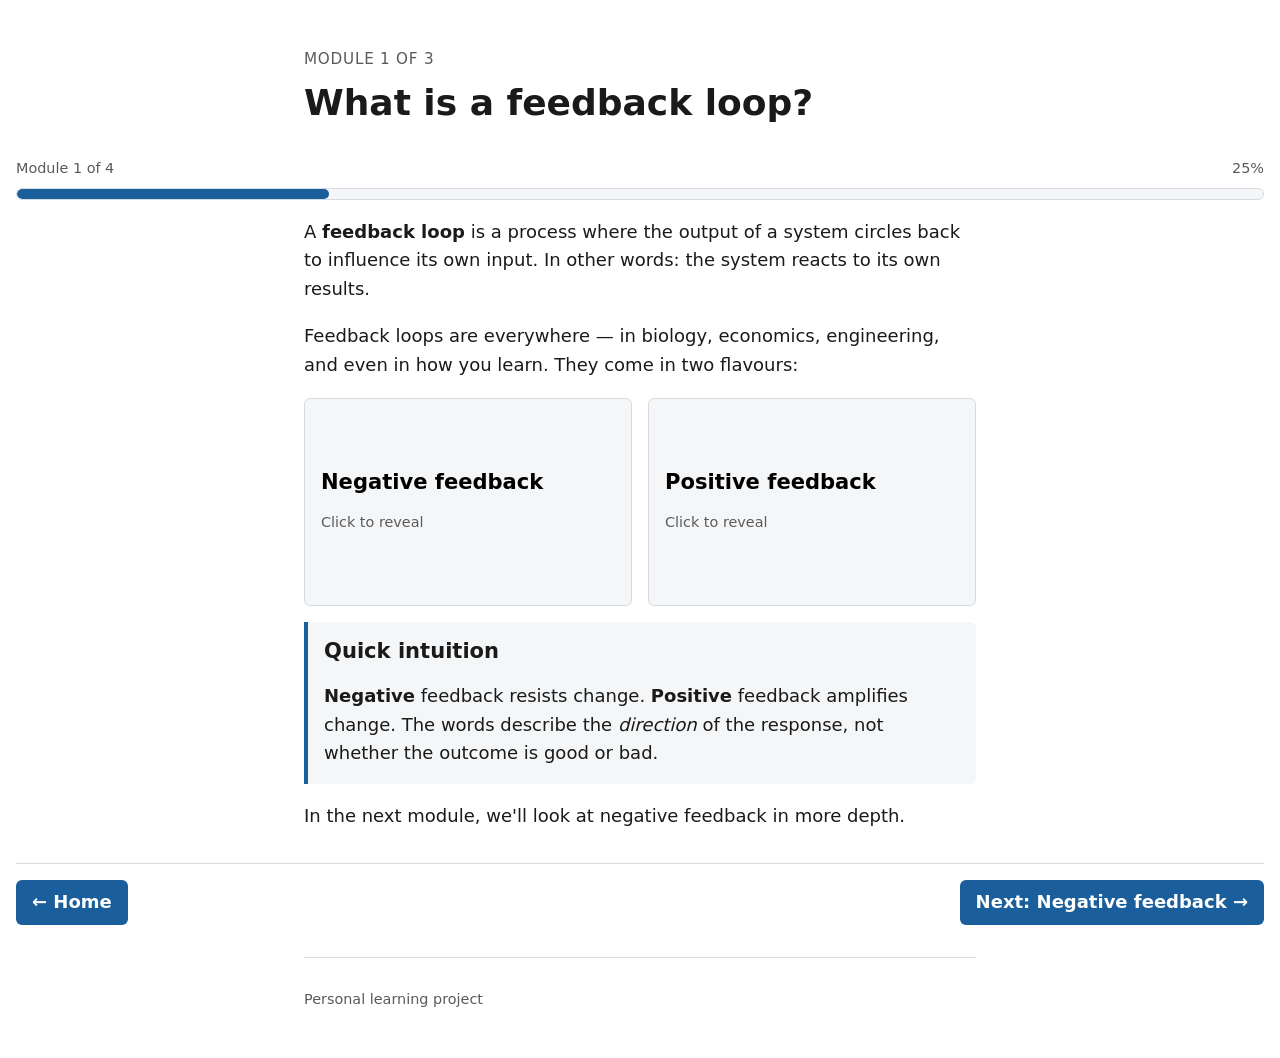
<file: modules/01-intro.html>
<!DOCTYPE html>
<html lang="en">
<head>
  <meta charset="UTF-8">
  <meta name="viewport" content="width=device-width, initial-scale=1.0">
  <title>Module 1: What is a feedback loop? — Feedback Loops</title>
  <link rel="stylesheet" href="../css/style.css">
</head>
<body>
  <a class="skip-link" href="#main">Skip to content</a>

  <header class="site-header">
    <p class="module-meta">Module 1 of 3</p>
    <h1>What is a feedback loop?</h1>
  </header>

  <div class="progress" data-current="1" data-total="4">
    <div class="progress-label">
      <span>Module 1 of 4</span>
      <span>25%</span>
    </div>
    <div class="progress-track" role="progressbar"
         aria-valuemin="0" aria-valuemax="4" aria-valuenow="1">
      <div class="progress-fill" style="width: 25%;"></div>
    </div>
  </div>

  <main id="main">
    <p>A <strong>feedback loop</strong> is a process where the output of a system circles back to influence its own input. In other words: the system reacts to its own results.</p>

    <p>Feedback loops are everywhere — in biology, economics, engineering, and even in how you learn. They come in two flavours:</p>

    <div class="flip-cards">
      <button class="flip-card" aria-pressed="false"
              aria-label="Reveal definition of negative feedback">
        <div class="flip-card-inner">
          <div class="flip-card-face flip-card-front">
            <h3>Negative feedback</h3>
            <p class="flip-card-hint">Click to reveal</p>
          </div>
          <div class="flip-card-face flip-card-back">
            <h3>Negative feedback</h3>
            <p>The system pushes <em>back against</em> a change to keep things steady. Like a thermostat: too hot → heat off; too cold → heat on.</p>
          </div>
        </div>
      </button>
      <button class="flip-card" aria-pressed="false"
              aria-label="Reveal definition of positive feedback">
        <div class="flip-card-inner">
          <div class="flip-card-face flip-card-front">
            <h3>Positive feedback</h3>
            <p class="flip-card-hint">Click to reveal</p>
          </div>
          <div class="flip-card-face flip-card-back">
            <h3>Positive feedback</h3>
            <p>The system <em>reinforces</em> a change, so it grows. Like a microphone held too close to a speaker: a tiny sound gets amplified into a howl.</p>
          </div>
        </div>
      </button>
    </div>

    <div class="callout">
      <h3>Quick intuition</h3>
      <p><strong>Negative</strong> feedback resists change. <strong>Positive</strong> feedback amplifies change. The words describe the <em>direction</em> of the response, not whether the outcome is good or bad.</p>
    </div>

    <p>In the next module, we'll look at negative feedback in more depth.</p>
  </main>

  <nav class="module-nav" aria-label="Module navigation">
    <a href="../index.html">← Home</a>
    <a href="02-negative.html">Next: Negative feedback →</a>
  </nav>

  <footer class="site-footer">
    <p>Personal learning project</p>
  </footer>

  <script src="../js/main.js"></script>
</body>
</html>
</file>
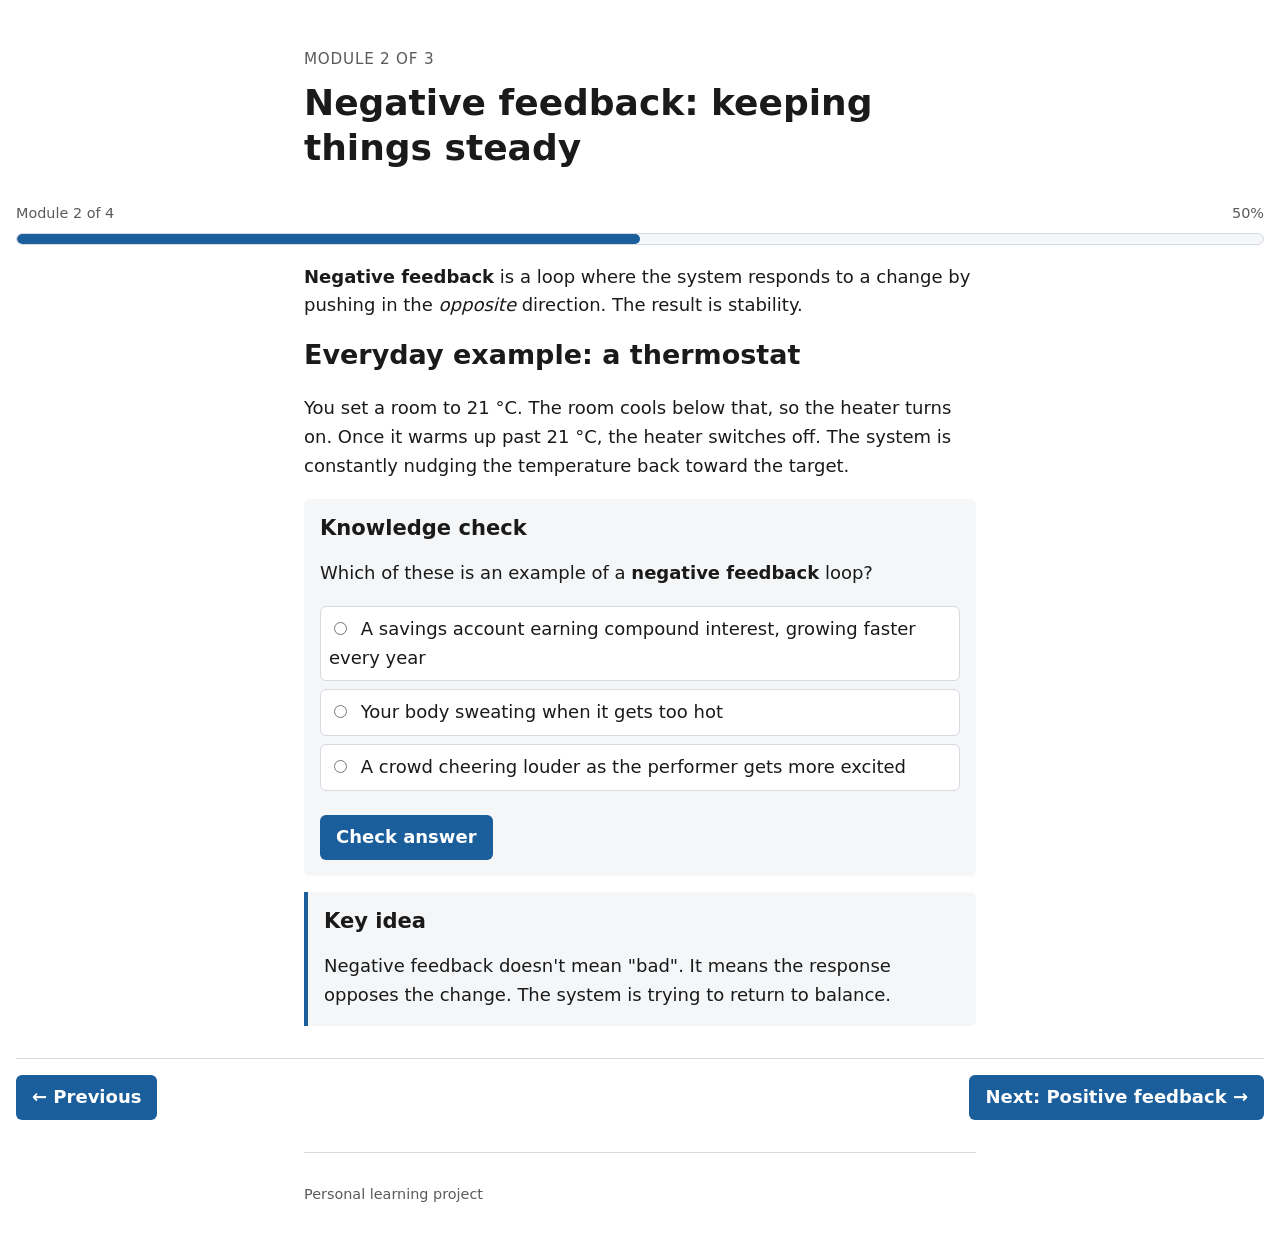
<file: modules/02-negative.html>
<!DOCTYPE html>
<html lang="en">
<head>
  <meta charset="UTF-8">
  <meta name="viewport" content="width=device-width, initial-scale=1.0">
  <title>Module 2: Negative feedback — Feedback Loops</title>
  <link rel="stylesheet" href="../css/style.css">
</head>
<body>
  <a class="skip-link" href="#main">Skip to content</a>

  <header class="site-header">
    <p class="module-meta">Module 2 of 3</p>
    <h1>Negative feedback: keeping things steady</h1>
  </header>

  <div class="progress" data-current="2" data-total="4">
    <div class="progress-label">
      <span>Module 1 of 4</span>
      <span>25%</span>
    </div>
    <div class="progress-track" role="progressbar"
         aria-valuemin="0" aria-valuemax="4" aria-valuenow="1">
      <div class="progress-fill" style="width: 25%;"></div>
    </div>
  </div>

  <main id="main">
    <p><strong>Negative feedback</strong> is a loop where the system responds to a change by pushing in the <em>opposite</em> direction. The result is stability.</p>

    <h2>Everyday example: a thermostat</h2>
    <p>You set a room to 21&nbsp;°C. The room cools below that, so the heater turns on. Once it warms up past 21&nbsp;°C, the heater switches off. The system is constantly nudging the temperature back toward the target.</p>

    <div class="quiz" data-answer="b">
      <h3>Knowledge check</h3>
      <p>Which of these is an example of a <strong>negative feedback</strong> loop?</p>
      <label class="quiz-option">
        <input type="radio" name="q1" value="a"> A savings account earning compound interest, growing faster every year
      </label>
      <label class="quiz-option">
        <input type="radio" name="q1" value="b"> Your body sweating when it gets too hot
      </label>
      <label class="quiz-option">
        <input type="radio" name="q1" value="c"> A crowd cheering louder as the performer gets more excited
      </label>
      <button type="button" class="quiz-check">Check answer</button>
      <p class="quiz-feedback" role="status" aria-live="polite" hidden></p>
    </div>

    <div class="callout">
      <h3>Key idea</h3>
      <p>Negative feedback doesn't mean "bad". It means the response opposes the change. The system is trying to return to balance.</p>
    </div>
  </main>

  <nav class="module-nav" aria-label="Module navigation">
    <a href="01-intro.html">← Previous</a>
    <a href="03-positive.html">Next: Positive feedback →</a>
  </nav>

  <footer class="site-footer">
    <p>Personal learning project</p>
  </footer>

  <script src="../js/main.js"></script>
</body>
</html>
</file>
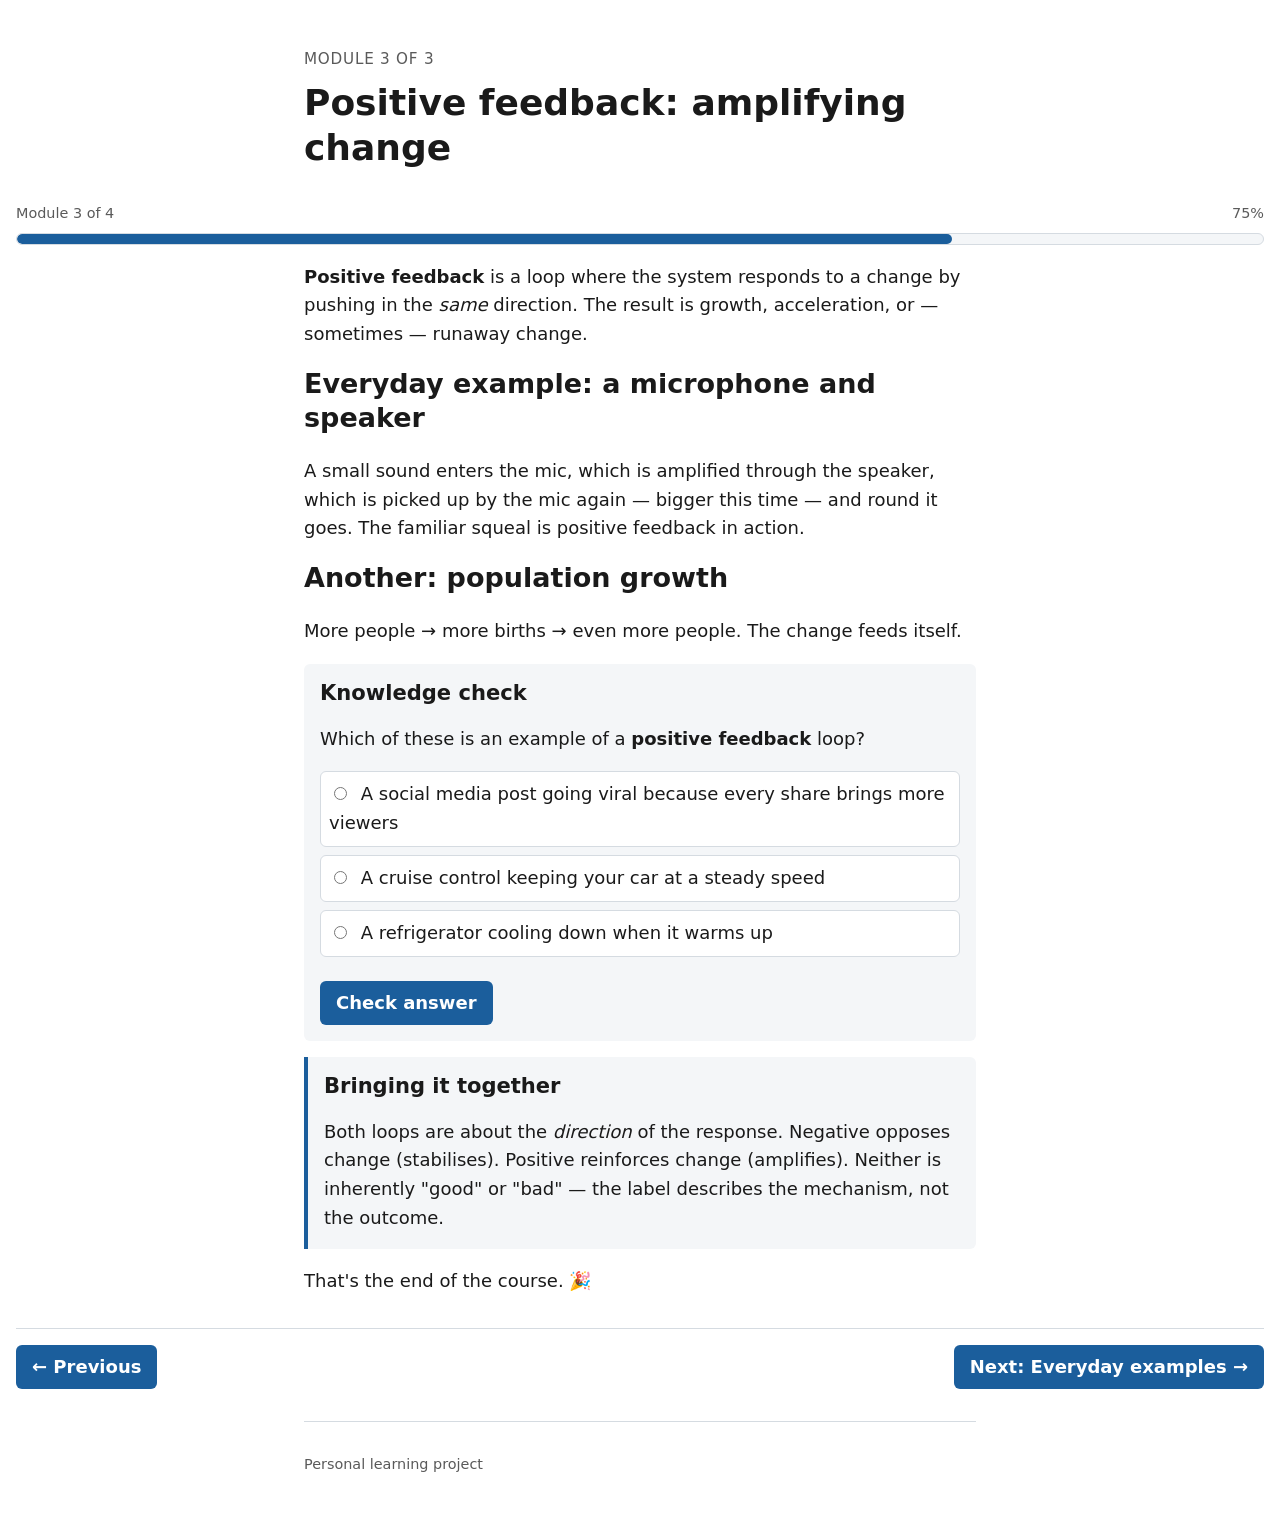
<file: modules/03-positive.html>
<!DOCTYPE html>
<html lang="en">
<head>
  <meta charset="UTF-8">
  <meta name="viewport" content="width=device-width, initial-scale=1.0">
  <title>Module 3: Positive feedback — Feedback Loops</title>
  <link rel="stylesheet" href="../css/style.css">
</head>
<body>
  <a class="skip-link" href="#main">Skip to content</a>

  <header class="site-header">
    <p class="module-meta">Module 3 of 3</p>
    <h1>Positive feedback: amplifying change</h1>
  </header>

  <div class="progress" data-current="3" data-total="4">
    <div class="progress-label">
      <span>Module 1 of 4</span>
      <span>25%</span>
    </div>
    <div class="progress-track" role="progressbar"
         aria-valuemin="0" aria-valuemax="4" aria-valuenow="1">
      <div class="progress-fill" style="width: 25%;"></div>
    </div>
  </div>


  <main id="main">
    <p><strong>Positive feedback</strong> is a loop where the system responds to a change by pushing in the <em>same</em> direction. The result is growth, acceleration, or — sometimes — runaway change.</p>

    <h2>Everyday example: a microphone and speaker</h2>
    <p>A small sound enters the mic, which is amplified through the speaker, which is picked up by the mic again — bigger this time — and round it goes. The familiar squeal is positive feedback in action.</p>

    <h2>Another: population growth</h2>
    <p>More people → more births → even more people. The change feeds itself.</p>

    <div class="quiz" data-answer="a">
      <h3>Knowledge check</h3>
      <p>Which of these is an example of a <strong>positive feedback</strong> loop?</p>
      <label class="quiz-option">
        <input type="radio" name="q1" value="a"> A social media post going viral because every share brings more viewers
      </label>
      <label class="quiz-option">
        <input type="radio" name="q1" value="b"> A cruise control keeping your car at a steady speed
      </label>
      <label class="quiz-option">
        <input type="radio" name="q1" value="c"> A refrigerator cooling down when it warms up
      </label>
      <button type="button" class="quiz-check">Check answer</button>
      <p class="quiz-feedback" role="status" aria-live="polite" hidden></p>
    </div>

    <div class="callout">
      <h3>Bringing it together</h3>
      <p>Both loops are about the <em>direction</em> of the response. Negative opposes change (stabilises). Positive reinforces change (amplifies). Neither is inherently "good" or "bad" — the label describes the mechanism, not the outcome.</p>
    </div>

    <p>That's the end of the course. 🎉</p>
  </main>

  <nav class="module-nav" aria-label="Module navigation">
    <a href="02-negative.html">← Previous</a>
    <a href="04-everyday.html">Next: Everyday examples →</a>
  </nav>

  <footer class="site-footer">
    <p>Personal learning project</p>
  </footer>

  <script src="../js/main.js"></script>
</body>
</html>
</file>
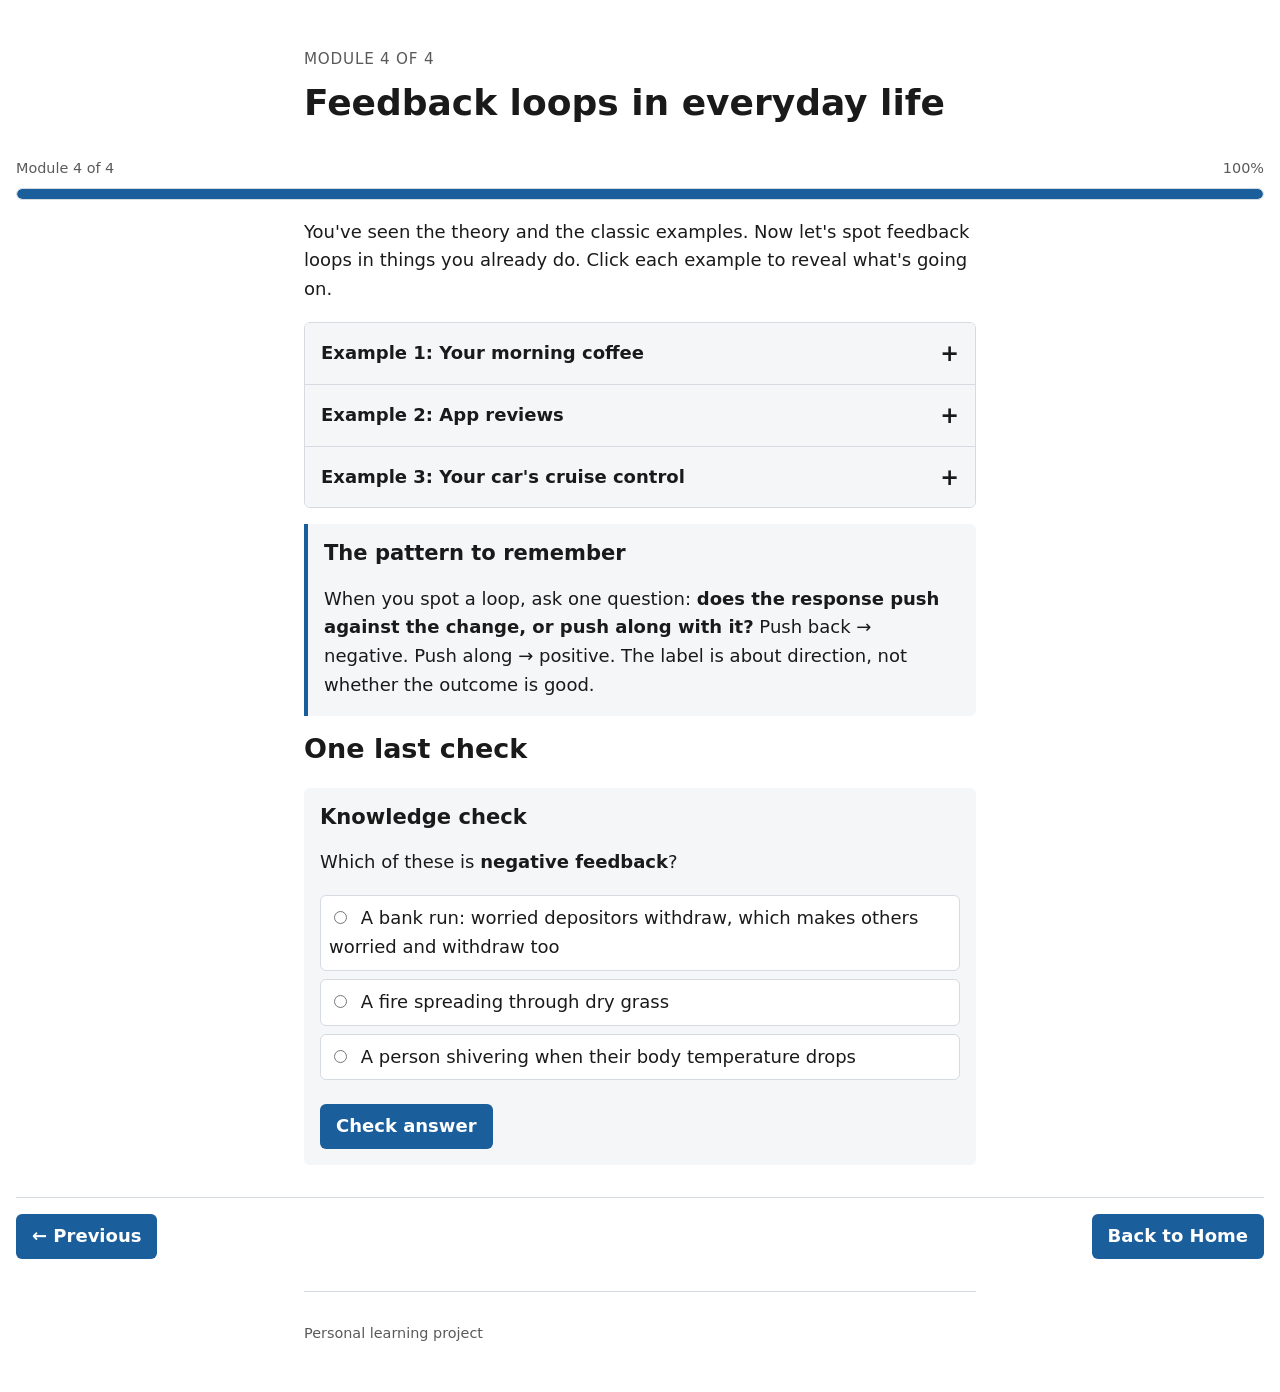
<file: modules/04-everyday.html>
<!DOCTYPE html>
<html lang="en">
<head>
  <meta charset="UTF-8">
  <meta name="viewport" content="width=device-width, initial-scale=1.0">
  <title>Module 4: Feedback loops in everyday life — Feedback Loops</title>
  <link rel="stylesheet" href="../css/style.css">
</head>
<body>
  <a class="skip-link" href="#main">Skip to content</a>

  <header class="site-header">
    <p class="module-meta">Module 4 of 4</p>
    <h1>Feedback loops in everyday life</h1>
  </header>

  <div class="progress" data-current="4" data-total="4">
    <div class="progress-label">
      <span>Module 1 of 4</span>
      <span>25%</span>
    </div>
    <div class="progress-track" role="progressbar"
         aria-valuemin="0" aria-valuemax="4" aria-valuenow="1">
      <div class="progress-fill" style="width: 25%;"></div>
    </div>
  </div>

  <main id="main">
    <p>You've seen the theory and the classic examples. Now let's spot feedback loops in things you already do. Click each example to reveal what's going on.</p>

    <div class="accordion">
      <div class="accordion-item">
        <button class="accordion-trigger" aria-expanded="false" aria-controls="panel-ex-1">
          Example 1: Your morning coffee
        </button>
        <div class="accordion-panel" id="panel-ex-1" hidden>
          <p>You drink coffee → caffeine blocks sleepiness → you feel alert → you drink less coffee later in the day. The system pushes back against "too much caffeine" by making you *want* less. That's <strong>negative feedback</strong>.</p>
          <p>But the morning habit itself can spiral: the more tired you are → the more coffee you need → the worse your sleep → the more tired you are. That's <strong>positive feedback</strong> on the *habit*.</p>
          <p>Real systems often contain both, layered.</p>
        </div>
      </div>

      <div class="accordion-item">
        <button class="accordion-trigger" aria-expanded="false" aria-controls="panel-ex-2">
          Example 2: App reviews
        </button>
        <div class="accordion-panel" id="panel-ex-2" hidden>
          <p>More 5-star reviews → the app appears higher in search → more people download it → more reviews. That's <strong>positive feedback</strong>: the output (reviews) feeds the input (visibility), which feeds the output.</p>
          <p>If the app suddenly gets buggy, the reverse can also snowball: bad reviews → lower ranking → fewer users → the app gets *less* attention and may decline faster. Still positive feedback — just pushing in the other direction.</p>
        </div>
      </div>

      <div class="accordion-item">
        <button class="accordion-trigger" aria-expanded="false" aria-controls="panel-ex-3">
          Example 3: Your car's cruise control
        </button>
        <div class="accordion-panel" id="panel-ex-3" hidden>
          <p>You set 100 km/h. The car goes up a hill → speed drops → the engine accelerates → speed returns to 100 km/h. Downhill → speed rises → the engine eases off → speed returns to 100 km/h.</p>
          <p>The system constantly pushes *against* any change from the target. That's textbook <strong>negative feedback</strong> — the same mechanism as a thermostat, just with wheels.</p>
        </div>
      </div>
    </div>

    <div class="callout">
      <h3>The pattern to remember</h3>
      <p>When you spot a loop, ask one question: <strong>does the response push against the change, or push along with it?</strong> Push back → negative. Push along → positive. The label is about direction, not whether the outcome is good.</p>
    </div>

    <h2>One last check</h2>
    <div class="quiz" data-answer="c">
      <h3>Knowledge check</h3>
      <p>Which of these is <strong>negative feedback</strong>?</p>
      <label class="quiz-option">
        <input type="radio" name="q1" value="a"> A bank run: worried depositors withdraw, which makes others worried and withdraw too
      </label>
      <label class="quiz-option">
        <input type="radio" name="q1" value="b"> A fire spreading through dry grass
      </label>
      <label class="quiz-option">
        <input type="radio" name="q1" value="c"> A person shivering when their body temperature drops
      </label>
      <button type="button" class="quiz-check">Check answer</button>
      <p class="quiz-feedback" role="status" aria-live="polite" hidden></p>
    </div>
  </main>

  <nav class="module-nav" aria-label="Module navigation">
    <a href="03-positive.html">← Previous</a>
    <a href="../index.html">Back to Home</a>
  </nav>

  <footer class="site-footer">
    <p>Personal learning project</p>
  </footer>

  <script src="../js/main.js"></script>
</body>
</html>
</file>
<file: css/style.css>
/* ============================================================
   Feedback Loops Course — styles.css
   One file. Sections collapse in VS Code (#region markers).
   All colors / spacing / radii come from :root tokens below.
   When adding a new block: add a section inside "4. Blocks".
   ============================================================ */


/* #region 1. Theme tokens */
:root {
  /* ---- Colors: base ---- */
  --color-bg: #ffffff;
  --color-text: #1a1a1a;
  --color-muted: #5a5a5a;
  --color-border: #d5dbe1;
  --color-surface: #f4f6f8;
  --color-surface-hover: #e8edf1;

  /* ---- Colors: brand ---- */
  --color-accent: #1b5e9c;
  --color-accent-dark: #12406b;

  /* ---- Colors: feedback ---- */
  --color-success: #1e6b3a;
  --color-success-bg: #e3f3e8;
  --color-error: #9c2b1b;
  --color-error-bg: #fbe6e2;

  /* ---- Colors: code ---- */
  --color-code-bg: #1e1e1e;
  --color-code-text: #e8e8e8;

  /* ---- Typography ---- */
  --font-body: system-ui, -apple-system, "Segoe UI", Roboto, sans-serif;
  --font-mono: ui-monospace, "SF Mono", Menlo, Consolas, monospace;
  --font-size-base: 1.125rem;
  --font-size-small: 0.9rem;
  --line-height: 1.6;

  /* ---- Spacing scale ---- */
  --space-sm: 0.5rem;
  --space-md: 1rem;
  --space-lg: 2rem;

  /* ---- Layout ---- */
  --max-width: 42rem;

  /* ---- Radius ---- */
  --radius-sm: 3px;
  --radius-md: 6px;

  /* ---- Focus ring ---- */
  --focus-width: 3px;
  --focus-offset: 2px;
}
/* #endregion */


/* #region 2. Reset & base */
* { box-sizing: border-box; }

body {
  margin: 0;
  font-family: var(--font-body);
  font-size: var(--font-size-base);
  line-height: var(--line-height);
  color: var(--color-text);
  background: var(--color-bg);
  padding: var(--space-lg) var(--space-md);
}

main {
  max-width: var(--max-width);
  margin: 0 auto;
}

h1, h2, h3 {
  line-height: 1.25;
  margin-top: 0;
}

a {
  color: var(--color-accent);
}
a:hover { color: var(--color-accent-dark); }

/* Visible focus ring for keyboard users — accessibility essential */
a:focus-visible,
button:focus-visible {
  outline: var(--focus-width) solid var(--color-accent);
  outline-offset: var(--focus-offset);
  border-radius: var(--radius-sm);
}

kbd {
  font-family: var(--font-mono);
  font-size: 0.85em;
  background: var(--color-bg);
  border: 1px solid var(--color-border);
  border-bottom-width: 2px;
  border-radius: var(--radius-sm);
  padding: 0.1em 0.4em;
}

code {
  font-family: var(--font-mono);
  background: var(--color-surface);
  padding: 0.1em 0.35em;
  border-radius: var(--radius-sm);
  font-size: var(--font-size-small);
}

pre {
  background: var(--color-code-bg);
  color: var(--color-code-text);
  padding: var(--space-md);
  border-radius: var(--radius-md);
  overflow-x: auto;
  font-size: 0.85rem;
  line-height: 1.5;
}
pre code {
  font-family: var(--font-mono);
  background: none;
  padding: 0;
  font-size: 1em;
}
/* #endregion */


/* #region 3. Layout: header, main, footer, nav */
.skip-link {
  position: absolute;
  left: -9999px;
  top: 0;
  background: var(--color-accent);
  color: var(--color-bg);
  padding: var(--space-sm) var(--space-md);
  z-index: 100;
}
.skip-link:focus {
  left: var(--space-md);
  top: var(--space-md);
}

.site-header {
  max-width: var(--max-width);
  margin: 0 auto var(--space-lg);
}
.site-header h1 { margin-bottom: var(--space-sm); }

.subtitle {
  color: var(--color-muted);
  margin-top: 0;
}

.module-meta {
  color: var(--color-muted);
  font-size: 0.95rem;
  text-transform: uppercase;
  letter-spacing: 0.05em;
  margin-bottom: var(--space-sm);
}

.site-footer {
  max-width: var(--max-width);
  margin: var(--space-lg) auto 0;
  padding-top: var(--space-md);
  border-top: 1px solid var(--color-border);
  color: var(--color-muted);
  font-size: var(--font-size-small);
}

.module-list {
  padding-left: 1.25rem;
}
.module-list li {
  margin-bottom: var(--space-md);
}
.module-list a {
  font-weight: 600;
  text-decoration: none;
}
.module-list a:hover { text-decoration: underline; }

.module-nav {
  display: flex;
  justify-content: space-between;
  gap: var(--space-md);
  margin-top: var(--space-lg);
  padding-top: var(--space-md);
  border-top: 1px solid var(--color-border);
}
.module-nav a {
  display: inline-block;
  padding: var(--space-sm) var(--space-md);
  background: var(--color-accent);
  color: var(--color-bg);
  text-decoration: none;
  border-radius: var(--radius-md);
  font-weight: 600;
}
.module-nav a:hover { background: var(--color-accent-dark); }
.module-nav a.is-disabled {
  background: var(--color-border);
  color: var(--color-muted);
  pointer-events: none;
}
/* #endregion */


/* #region 4. Blocks */
/* ------------------------------------------------------------
   4a. Text + Media  — no styles needed (uses base <p>, <img>)
   ------------------------------------------------------------ */

/* ---- 4b. Callout ---- */
.callout {
  background: var(--color-surface);
  border-left: 4px solid var(--color-accent);
  padding: var(--space-md);
  margin: var(--space-md) 0;
  border-radius: 0 var(--radius-md) var(--radius-md) 0;
}
.callout h3 { margin-bottom: var(--space-sm); }
.callout p:last-child { margin-bottom: 0; }


/* ---- 4c. Accordion ---- */
.accordion {
  border: 1px solid var(--color-border);
  border-radius: var(--radius-md);
  margin: var(--space-md) 0;
  overflow: hidden;
}
.accordion-item + .accordion-item {
  border-top: 1px solid var(--color-border);
}
.accordion-trigger {
  width: 100%;
  text-align: left;
  background: var(--color-surface);
  border: none;
  padding: var(--space-md);
  font: inherit;
  font-weight: 600;
  color: var(--color-text);
  cursor: pointer;
  display: flex;
  justify-content: space-between;
  align-items: center;
}
.accordion-trigger:hover { background: var(--color-surface-hover); }
.accordion-trigger::after {
  content: "+";
  font-size: 1.4rem;
  line-height: 1;
}
.accordion-trigger[aria-expanded="true"]::after {
  content: "−";
}
.accordion-panel {
  padding: 0 var(--space-md) var(--space-md);
}
.accordion-panel[hidden] { display: none; }


/* ---- 4d. Tabs ---- */
.tabs {
  margin: var(--space-md) 0;
  border: 1px solid var(--color-border);
  border-radius: var(--radius-md);
  overflow: hidden;
}
.tab-list {
  display: flex;
  background: var(--color-surface);
  border-bottom: 1px solid var(--color-border);
}
.tab-button {
  flex: 1;
  padding: var(--space-md);
  background: none;
  border: none;
  border-bottom: 3px solid transparent;
  font: inherit;
  font-weight: 600;
  color: var(--color-muted);
  cursor: pointer;
  text-align: center;
}
.tab-button:hover {
  color: var(--color-text);
  background: var(--color-surface-hover);
}
.tab-button[aria-selected="true"] {
  color: var(--color-accent);
  border-bottom-color: var(--color-accent);
  background: var(--color-bg);
}
.tab-panel {
  padding: var(--space-md);
}
.tab-panel[hidden] { display: none; }


/* ---- 4e. Knowledge Check ---- */
.quiz {
  background: var(--color-surface);
  border-radius: var(--radius-md);
  padding: var(--space-md);
  margin: var(--space-md) 0;
}
.quiz h3 { margin-bottom: var(--space-md); }
.quiz-option {
  display: block;
  margin-bottom: var(--space-sm);
  padding: var(--space-sm);
  border: 1px solid var(--color-border);
  border-radius: var(--radius-md);
  background: var(--color-bg);
  cursor: pointer;
}
.quiz-option:hover { border-color: var(--color-accent); }
.quiz-option input { margin-right: var(--space-sm); }

.quiz button {
  margin-top: var(--space-md);
  padding: var(--space-sm) var(--space-md);
  background: var(--color-accent);
  color: var(--color-bg);
  border: none;
  border-radius: var(--radius-md);
  font: inherit;
  font-weight: 600;
  cursor: pointer;
}
.quiz button:hover { background: var(--color-accent-dark); }

.quiz-feedback {
  margin-top: var(--space-md);
  padding: var(--space-sm) var(--space-md);
  border-radius: var(--radius-md);
  font-weight: 600;
}
.quiz-feedback.is-correct {
  background: var(--color-success-bg);
  color: var(--color-success);
}
.quiz-feedback.is-wrong {
  background: var(--color-error-bg);
  color: var(--color-error);
}
.quiz-feedback[hidden] { display: none; }


/* ---- 4g. Flip Card ---- */
.flip-cards {
  display: grid;
  grid-template-columns: repeat(auto-fit, minmax(15rem, 1fr));
  gap: var(--space-md);
  margin: var(--space-md) 0;
}
.flip-card {
  perspective: 1000px;
  min-height: 13rem;
  cursor: pointer;
  border: none;
  padding: 0;
  background: none;
  font: inherit;
  text-align: left;
  border-radius: var(--radius-md);
}
.flip-card-inner {
  position: relative;
  width: 100%;
  height: 100%;
  min-height: 13rem;
  transition: transform 0.5s;
  transform-style: preserve-3d;
}
.flip-card[aria-pressed="true"] .flip-card-inner {
  transform: rotateY(180deg);
}
.flip-card-face {
  position: absolute;
  inset: 0;
  backface-visibility: hidden;
  border-radius: var(--radius-md);
  padding: var(--space-md);
  display: flex;
  flex-direction: column;
  justify-content: center;
}
.flip-card-front {
  background: var(--color-surface);
  border: 1px solid var(--color-border);
}
.flip-card-back {
  background: var(--color-accent);
  color: var(--color-bg);
  transform: rotateY(180deg);
}
.flip-card-front h3,
.flip-card-back h3 {
  margin-bottom: var(--space-sm);
}
.flip-card-front p:last-child,
.flip-card-back p:last-child {
  margin-bottom: 0;
}
.flip-card-hint {
  font-size: var(--font-size-small);
  color: var(--color-muted);
  margin-top: var(--space-sm);
}
.flip-card-back .flip-card-hint {
  color: var(--color-bg);
  opacity: 0.8;
}



/* ---- 4i. Reveal Button ---- */
.reveal {
  margin: var(--space-md) 0;
}
.reveal-button {
  display: inline-block;
  padding: var(--space-sm) var(--space-md);
  background: var(--color-accent);
  color: var(--color-bg);
  border: none;
  border-radius: var(--radius-md);
  font: inherit;
  font-weight: 600;
  cursor: pointer;
}
.reveal-button:hover { background: var(--color-accent-dark); }
.reveal-button[aria-expanded="true"] {
  background: var(--color-surface);
  color: var(--color-text);
  border: 1px solid var(--color-border);
}
.reveal-content {
  margin-top: var(--space-md);
  padding: var(--space-md);
  background: var(--color-surface);
  border-left: 4px solid var(--color-accent);
  border-radius: 0 var(--radius-md) var(--radius-md) 0;
}
.reveal-content[hidden] { display: none; }

/* ---- 4j. Multi-Select Quiz ---- */
.multiquiz {
  background: var(--color-surface);
  border-radius: var(--radius-md);
  padding: var(--space-md);
  margin: var(--space-md) 0;
}
.multiquiz h3 { margin-bottom: var(--space-md); }
.multiquiz-option {
  display: block;
  margin-bottom: var(--space-sm);
  padding: var(--space-sm);
  border: 1px solid var(--color-border);
  border-radius: var(--radius-md);
  background: var(--color-bg);
  cursor: pointer;
}
.multiquiz-option:hover { border-color: var(--color-accent); }
.multiquiz-option input { margin-right: var(--space-sm); }
.multiquiz-option.is-correct {
  border-color: var(--color-success);
  background: var(--color-success-bg);
}
.multiquiz-option.is-wrong {
  border-color: var(--color-error);
  background: var(--color-error-bg);
}
.multiquiz button {
  margin-top: var(--space-md);
  padding: var(--space-sm) var(--space-md);
  background: var(--color-accent);
  color: var(--color-bg);
  border: none;
  border-radius: var(--radius-md);
  font: inherit;
  font-weight: 600;
  cursor: pointer;
}
.multiquiz button:hover { background: var(--color-accent-dark); }
.multiquiz-feedback {
  margin-top: var(--space-md);
  padding: var(--space-sm) var(--space-md);
  border-radius: var(--radius-md);
  font-weight: 600;
}
.multiquiz-feedback.is-correct {
  background: var(--color-success-bg);
  color: var(--color-success);
}
.multiquiz-feedback.is-partial {
  background: var(--color-surface-hover);
  color: var(--color-text);
}
.multiquiz-feedback.is-wrong {
  background: var(--color-error-bg);
  color: var(--color-error);
}
.multiquiz-feedback[hidden] { display: none; }

/* ---- 4k. Sortable List ---- */
.sortable {
  margin: var(--space-md) 0;
  padding: 0;
  list-style: none;
}
.sortable-item {
  display: flex;
  align-items: center;
  gap: var(--space-sm);
  padding: var(--space-sm) var(--space-md);
  margin-bottom: var(--space-sm);
  background: var(--color-surface);
  border: 1px solid var(--color-border);
  border-radius: var(--radius-md);
  cursor: grab;
  user-select: none;
}
.sortable-item:active { cursor: grabbing; }
.sortable-item.is-dragging {
  opacity: 0.5;
}
.sortable-item.is-over {
  border-color: var(--color-accent);
  border-style: dashed;
}
.sortable-handle {
  color: var(--color-muted);
  font-size: 1.1rem;
  line-height: 1;
}
.sortable-actions {
  margin-top: var(--space-md);
  display: flex;
  gap: var(--space-sm);
  flex-wrap: wrap;
}
.sortable-actions button {
  padding: var(--space-sm) var(--space-md);
  background: var(--color-accent);
  color: var(--color-bg);
  border: none;
  border-radius: var(--radius-md);
  font: inherit;
  font-weight: 600;
  cursor: pointer;
}
.sortable-actions button:hover { background: var(--color-accent-dark); }
.sortable-actions button.is-secondary {
  background: var(--color-surface);
  color: var(--color-text);
  border: 1px solid var(--color-border);
}
.sortable-feedback {
  margin-top: var(--space-md);
  padding: var(--space-sm) var(--space-md);
  border-radius: var(--radius-md);
  font-weight: 600;
}
.sortable-feedback.is-correct {
  background: var(--color-success-bg);
  color: var(--color-success);
}
.sortable-feedback.is-wrong {
  background: var(--color-error-bg);
  color: var(--color-error);
}
.sortable-feedback[hidden] { display: none; }

/* ---- 4l. Timeline ---- */
.timeline {
  list-style: none;
  padding: 0;
  margin: var(--space-md) 0;
  position: relative;
}
.timeline-item {
  position: relative;
  padding-left: var(--space-lg);
  padding-bottom: var(--space-lg);
}
.timeline-item:last-child { padding-bottom: 0; }
.timeline-item::before {
  content: "";
  position: absolute;
  left: 0.5rem;
  top: 0.6rem;
  bottom: 0;
  width: 2px;
  background: var(--color-border);
}
.timeline-item:last-child::before { display: none; }
.timeline-marker {
  position: absolute;
  left: 0;
  top: 0.3rem;
  width: 1rem;
  height: 1rem;
  border-radius: 50%;
  background: var(--color-accent);
  border: 2px solid var(--color-bg);
  box-shadow: 0 0 0 1px var(--color-accent);
}
.timeline-item h3 {
  margin-bottom: var(--space-sm);
}


/* ---- 4m. Dialog ---- */
.dialog {
  margin: var(--space-md) 0;
  display: flex;
  flex-direction: column;
  gap: var(--space-md);
}
.dialog-turn {
  display: flex;
  flex-direction: column;
  max-width: 80%;
}
.dialog-turn.is-left  { align-self: flex-start; }
.dialog-turn.is-right { align-self: flex-end; align-items: flex-end; }
.dialog-speaker {
  font-weight: 600;
  font-size: var(--font-size-small);
  color: var(--color-muted);
  margin-bottom: 0.25rem;
  padding: 0 var(--space-sm);
}
.dialog-bubble {
  background: var(--color-surface);
  border: 1px solid var(--color-border);
  border-radius: var(--radius-md);
  padding: var(--space-sm) var(--space-md);
}
.dialog-turn.is-right .dialog-bubble {
  background: var(--color-accent);
  color: var(--color-bg);
  border-color: var(--color-accent);
}
.dialog-bubble p:first-child { margin-top: 0; }
.dialog-bubble p:last-child  { margin-bottom: 0; }


/* ---- 4n. Branching Choice ---- */
.branch {
  margin: var(--space-md) 0;
}
.branch-prompt {
  font-weight: 600;
  margin-bottom: var(--space-md);
}
.branch-options {
  display: flex;
  flex-direction: column;
  gap: var(--space-sm);
}
.branch-option {
  display: block;
  padding: var(--space-md);
  background: var(--color-surface);
  border: 2px solid var(--color-border);
  border-radius: var(--radius-md);
  text-decoration: none;
  color: var(--color-text);
  font-weight: 600;
}
.branch-option:hover {
  border-color: var(--color-accent);
  background: var(--color-bg);
}
.branch-option.is-chosen {
  border-color: var(--color-accent);
  background: var(--color-bg);
}
.branch-option.is-chosen::after {
  content: " ← you chose this";
  font-weight: 400;
  color: var(--color-accent);
  font-size: var(--font-size-small);
}
.branch-outcome {
  margin: var(--space-md) 0;
  padding: var(--space-md);
  border-radius: var(--radius-md);
  border-left: 4px solid var(--color-accent);
  background: var(--color-surface);
}
.branch-outcome.is-good { border-left-color: var(--color-success); }
.branch-outcome.is-bad  { border-left-color: var(--color-error); }
.branch-outcome h2 { margin-top: 0; }


/* ---- 4o. Progress Bar ---- */
.progress {
  margin: var(--space-md) 0;
}
.progress-label {
  display: flex;
  justify-content: space-between;
  font-size: var(--font-size-small);
  color: var(--color-muted);
  margin-bottom: var(--space-sm);
}
.progress-track {
  height: 0.75rem;
  background: var(--color-surface);
  border: 1px solid var(--color-border);
  border-radius: var(--radius-md);
  overflow: hidden;
}
.progress-fill {
  height: 100%;
  background: var(--color-accent);
  border-radius: var(--radius-md);
  transition: width 0.3s ease;
}

/* ---- 4f. Block Library page (blocks.html) ---- */
main > section {
  margin-bottom: var(--space-lg);
  padding-bottom: var(--space-lg);
  border-bottom: 1px solid var(--color-border);
}
main > section:last-of-type {
  border-bottom: none;
}
/* #endregion */


/* #region 5. Responsive tweaks */
@media (max-width: 30rem) {
  .module-nav { flex-direction: column; }
  .module-nav a { text-align: center; }

  .tab-list { flex-direction: column; }
  .tab-button {
    text-align: left;
    border-bottom: 1px solid var(--color-border);
    border-left: 3px solid transparent;
  }
  .tab-button[aria-selected="true"] {
    border-bottom-color: var(--color-border);
    border-left-color: var(--color-accent);
  }
}
/* #endregion */
</file>
